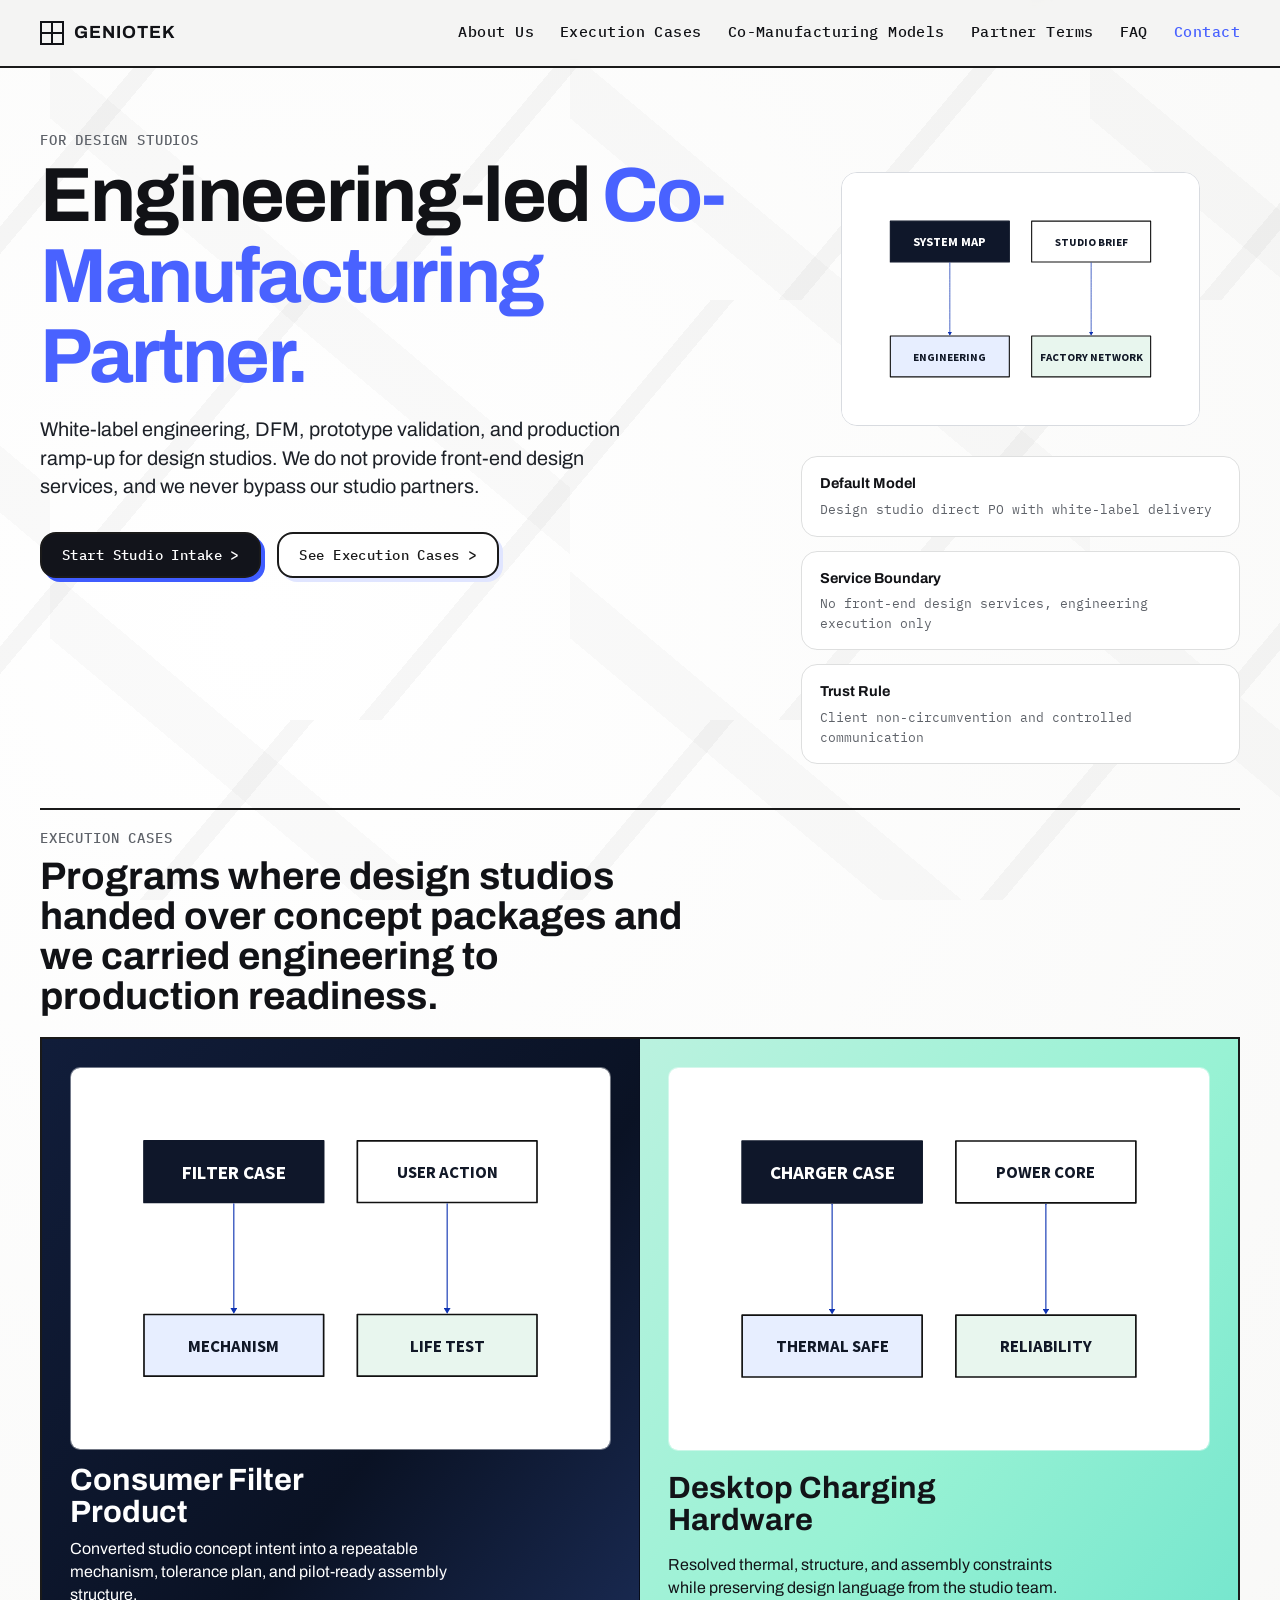
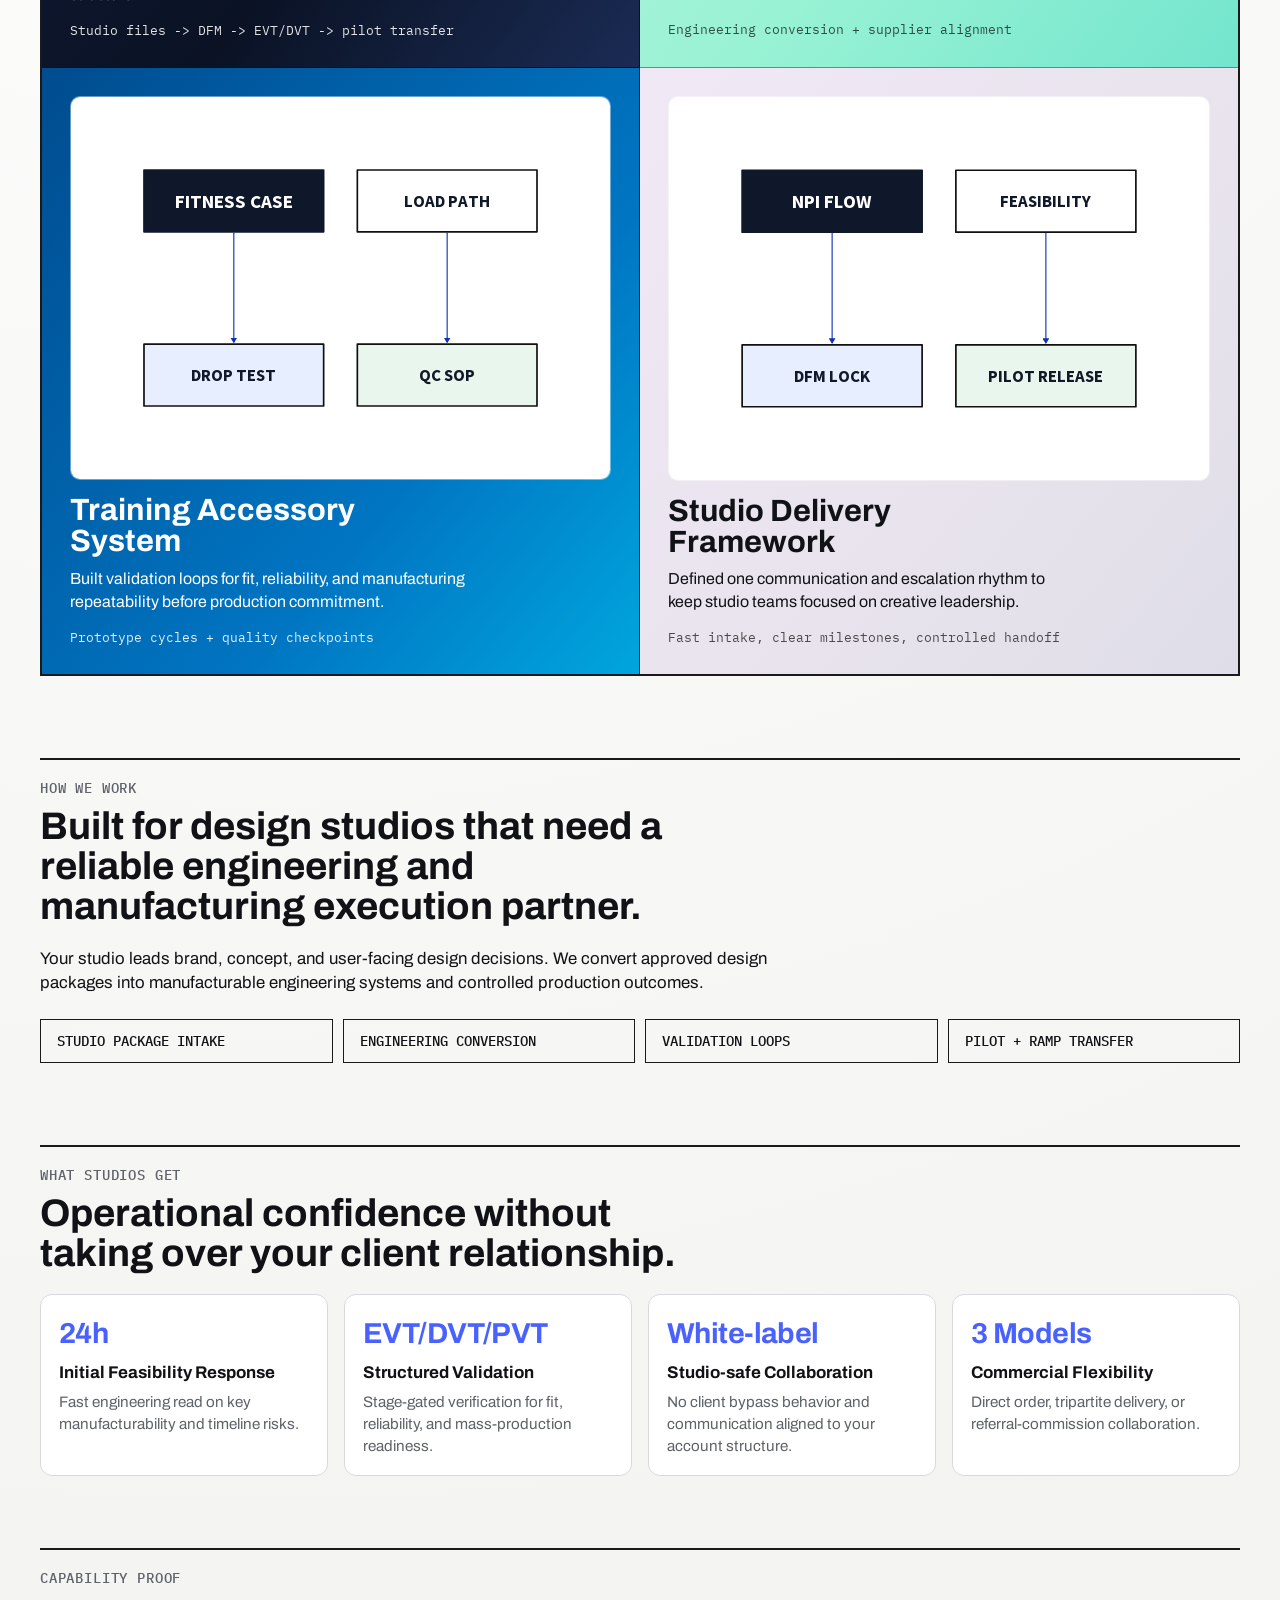
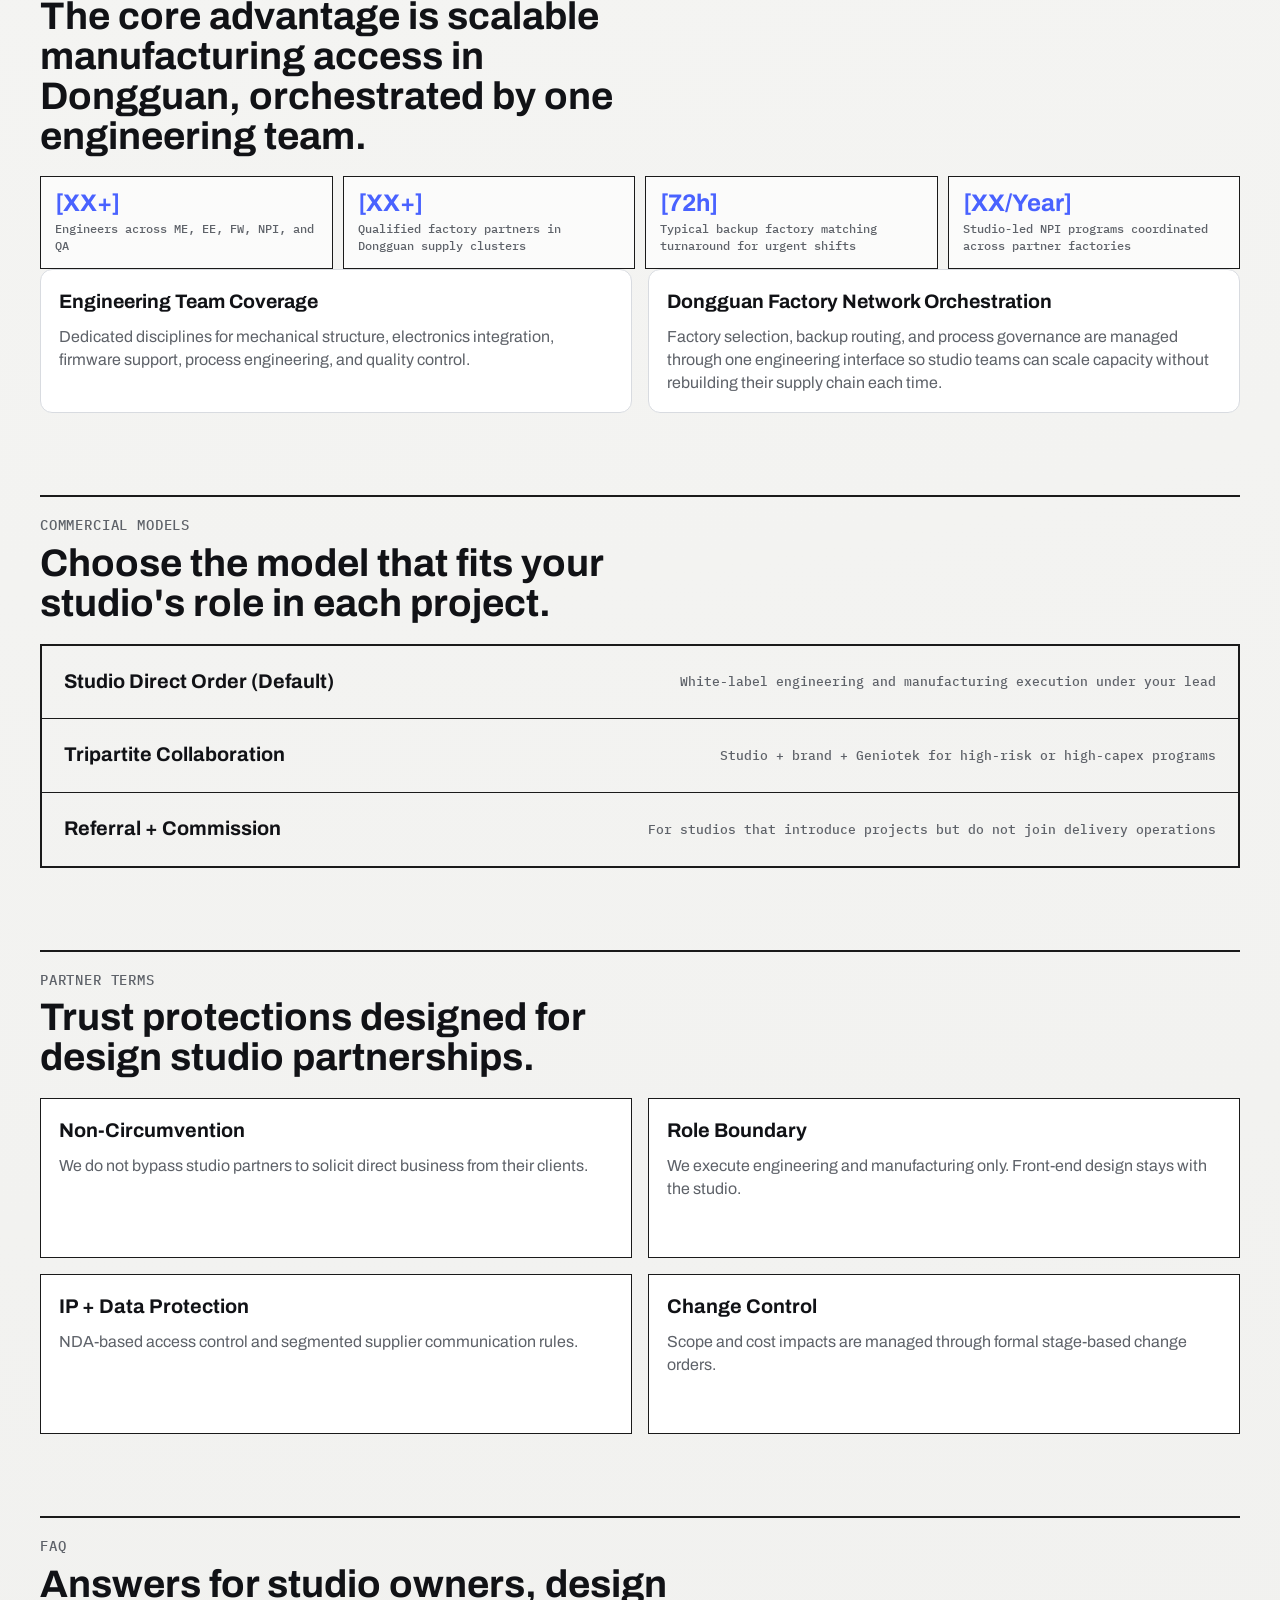
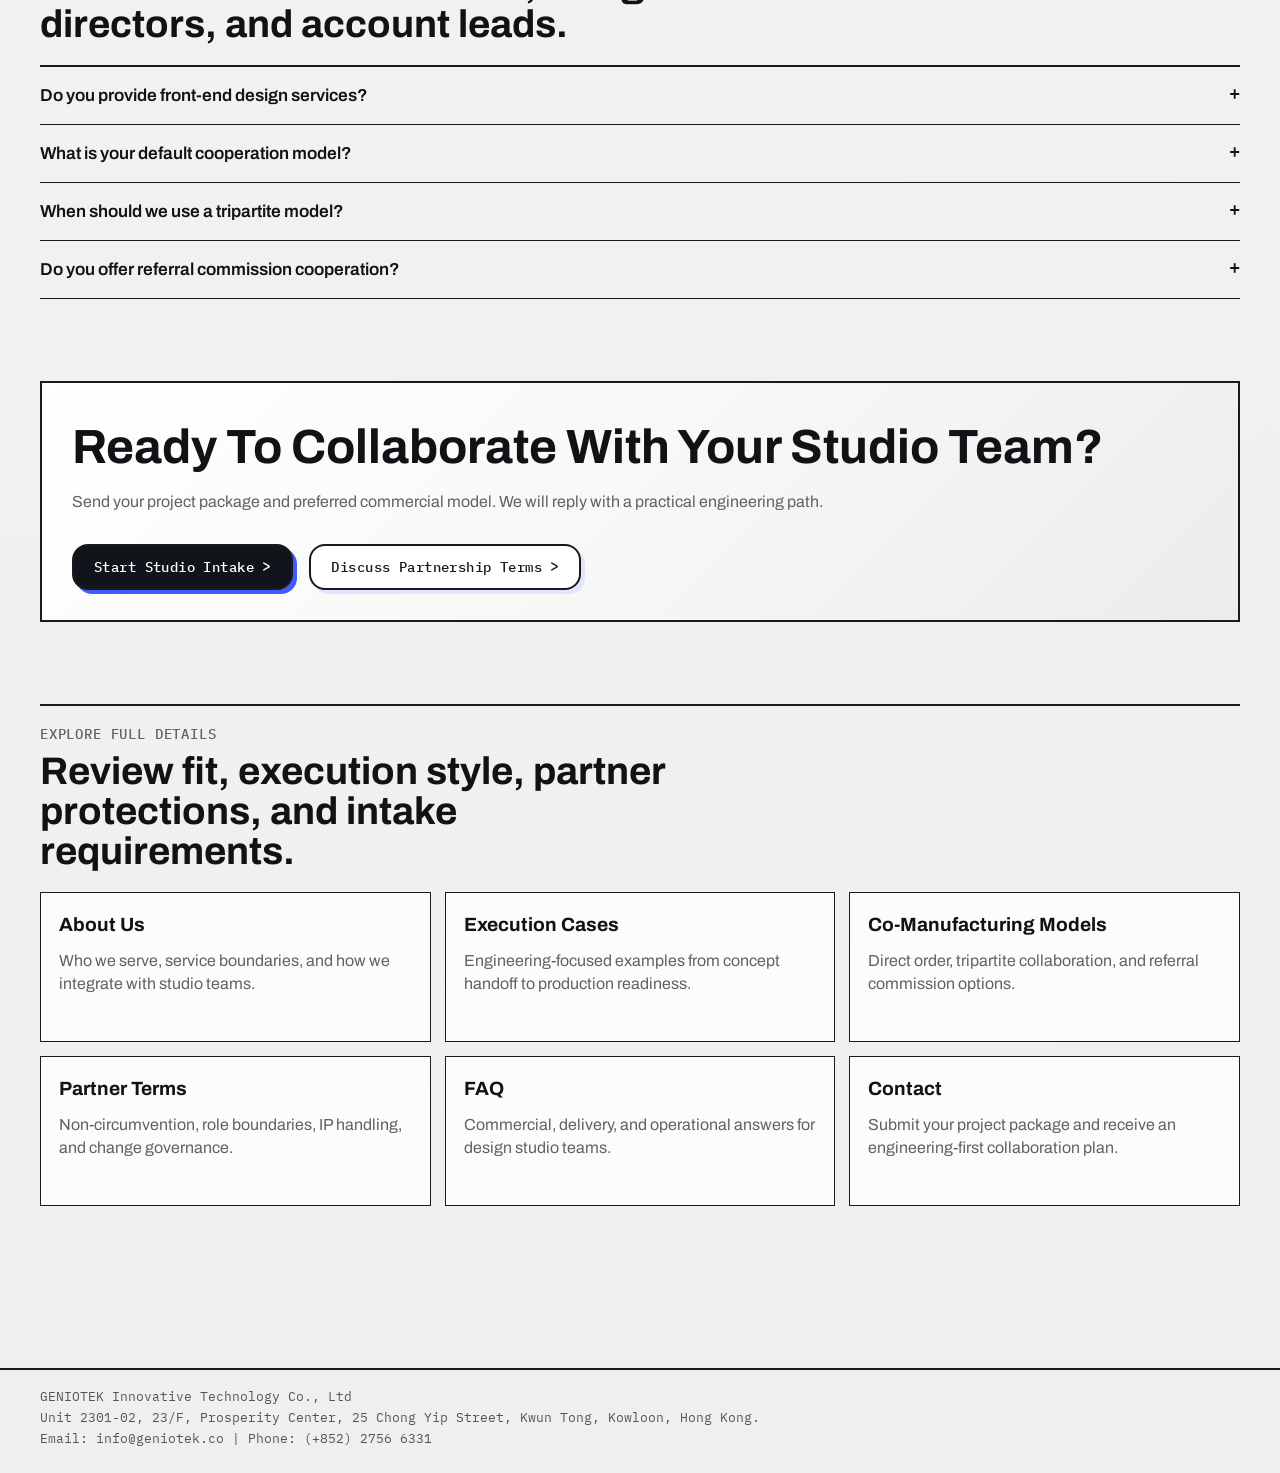
<file: index.html>
<!doctype html>
<html lang="en">

<head>
  <meta charset="utf-8">
  <meta name="viewport" content="width=device-width, initial-scale=1">
  <title>Geniotek | Engineering-led Co-Manufacturing Partner for Design Studios</title>
  <meta name="description"
    content="White-label engineering, DFM, prototyping, and production ramp-up for design studios. We do not provide front-end design services.">
  <link rel="icon"
    href="data:image/svg+xml,%3Csvg xmlns='http://www.w3.org/2000/svg' viewBox='0 0 32 32'%3E%3Crect width='32' height='32' fill='%23111216'/%3E%3Cpath d='M6 6h20v20H6z' fill='none' stroke='%23fff' stroke-width='2'/%3E%3Cpath d='M16 6v20M6 16h20' stroke='%23fff' stroke-width='2'/%3E%3C/svg%3E">
  <link rel="preconnect" href="https://fonts.googleapis.com">
  <link rel="preconnect" href="https://fonts.gstatic.com" crossorigin>
  <link
    href="https://fonts.googleapis.com/css2?family=Archivo:wght@400;500;600;700&family=IBM+Plex+Mono:wght@400;500&display=swap"
    rel="stylesheet">
  <link rel="stylesheet" href="./styles.css?v=20260301e">
</head>

<body>
  <div class="bg-ornament" aria-hidden="true"></div>

  <header class="topbar">
    <a href="./index.html" class="brand" aria-label="Geniotek Home">
      <span class="brand-mark"></span>
      <span class="brand-text">GENIOTEK</span>
    </a>
    <button class="menu-toggle" type="button" aria-expanded="false" aria-controls="site-nav">Menu</button>
    <nav id="site-nav" class="nav">
      <a href="./about.html">About Us</a>
      <a href="./case-study.html">Execution Cases</a>
      <a href="./services.html">Co-Manufacturing Models</a>
      <a href="./guarantees.html">Partner Terms</a>
      <a href="./faq.html">FAQ</a>
      <a href="./contact.html" class="nav-accent">Contact</a>
    </nav>
  </header>

  <main>
    <section class="hero reveal">
      <div class="hero-copy">
        <p class="eyebrow">For Design Studios</p>
        <h1>
          Engineering-led
          <span class="accent-blue">Co-Manufacturing Partner.</span>
        </h1>
        <p class="lede">
          White-label engineering, DFM, prototype validation, and production ramp-up for design studios. We do not
          provide front-end design services, and we never bypass our studio partners.
        </p>
        <div class="cta-row">
          <a class="btn btn-solid" href="./contact.html">Start Studio Intake</a>
          <a class="btn btn-outline" href="./case-study.html">See Execution Cases</a>
        </div>
      </div>
      <aside class="hero-side">
        <figure class="hero-visual">
          <img src="./assets/covers/cover-system.svg" alt="Engineering and manufacturing operating system visual">
        </figure>
        <div class="mini-card">
          <h2>Default Model</h2>
          <p>Design studio direct PO with white-label delivery</p>
        </div>
        <div class="mini-card">
          <h2>Service Boundary</h2>
          <p>No front-end design services, engineering execution only</p>
        </div>
        <div class="mini-card">
          <h2>Trust Rule</h2>
          <p>Client non-circumvention and controlled communication</p>
        </div>
      </aside>
    </section>

    <section id="work" class="work reveal">
      <div class="section-head">
        <p class="eyebrow">Execution Cases</p>
        <h2>Programs where design studios handed over concept packages and we carried engineering to production
          readiness.</h2>
      </div>

      <div class="case-grid">
        <article class="case case-dark">
          <figure class="case-media">
            <img src="./assets/covers/cover-filter.svg" alt="Filter mechanism engineering case visual">
          </figure>
          <h3>Consumer Filter Product</h3>
          <p>Converted studio concept intent into a repeatable mechanism, tolerance plan, and pilot-ready assembly
            structure.</p>
          <span>Studio files -> DFM -> EVT/DVT -> pilot transfer</span>
        </article>

        <article class="case case-mint">
          <figure class="case-media">
            <img src="./assets/covers/cover-charger.svg" alt="Charging hardware engineering case visual">
          </figure>
          <h3>Desktop Charging Hardware</h3>
          <p>Resolved thermal, structure, and assembly constraints while preserving design language from the studio
            team.</p>
          <span>Engineering conversion + supplier alignment</span>
        </article>

        <article class="case case-blue">
          <figure class="case-media">
            <img src="./assets/covers/cover-fitness.svg" alt="Training gear engineering validation visual">
          </figure>
          <h3>Training Accessory System</h3>
          <p>Built validation loops for fit, reliability, and manufacturing repeatability before production commitment.
          </p>
          <span>Prototype cycles + quality checkpoints</span>
        </article>

        <article class="case case-light">
          <figure class="case-media">
            <img src="./assets/covers/cover-process.svg" alt="Engineering intake and delivery process visual">
          </figure>
          <h3>Studio Delivery Framework</h3>
          <p>Defined one communication and escalation rhythm to keep studio teams focused on creative leadership.</p>
          <span>Fast intake, clear milestones, controlled handoff</span>
        </article>
      </div>
    </section>

    <section id="about" class="about reveal">
      <div class="section-head">
        <p class="eyebrow">How We Work</p>
        <h2>Built for design studios that need a reliable engineering and manufacturing execution partner.</h2>
      </div>
      <p class="about-copy">
        Your studio leads brand, concept, and user-facing design decisions. We convert approved design packages into
        manufacturable engineering systems and controlled production outcomes.
      </p>
      <ul class="pipeline" aria-label="Studio execution pipeline">
        <li>Studio Package Intake</li>
        <li>Engineering Conversion</li>
        <li>Validation Loops</li>
        <li>Pilot + Ramp Transfer</li>
      </ul>
    </section>

    <section class="metrics reveal">
      <div class="section-head">
        <p class="eyebrow">What Studios Get</p>
        <h2>Operational confidence without taking over your client relationship.</h2>
      </div>
      <div class="metric-grid">
        <article>
          <p class="metric-value">24h</p>
          <h3>Initial Feasibility Response</h3>
          <p>Fast engineering read on key manufacturability and timeline risks.</p>
        </article>
        <article>
          <p class="metric-value">EVT/DVT/PVT</p>
          <h3>Structured Validation</h3>
          <p>Stage-gated verification for fit, reliability, and mass-production readiness.</p>
        </article>
        <article>
          <p class="metric-value">White-label</p>
          <h3>Studio-safe Collaboration</h3>
          <p>No client bypass behavior and communication aligned to your account structure.</p>
        </article>
        <article>
          <p class="metric-value">3 Models</p>
          <h3>Commercial Flexibility</h3>
          <p>Direct order, tripartite delivery, or referral-commission collaboration.</p>
        </article>
      </div>
    </section>

    <section class="content-section reveal">
      <div class="section-head">
        <p class="eyebrow">Capability Proof</p>
        <h2>The core advantage is scalable manufacturing access in Dongguan, orchestrated by one engineering team.</h2>
      </div>
      <!-- Replace bracketed metrics with verified publishable numbers -->
      <div class="kpi-strip">
        <div class="kpi"><strong>[XX+]</strong><span>Engineers across ME, EE, FW, NPI, and QA</span></div>
        <div class="kpi"><strong>[XX+]</strong><span>Qualified factory partners in Dongguan supply clusters</span></div>
        <div class="kpi"><strong>[72h]</strong><span>Typical backup factory matching turnaround for urgent shifts</span>
        </div>
        <div class="kpi"><strong>[XX/Year]</strong><span>Studio-led NPI programs coordinated across partner
            factories</span></div>
      </div>
      <div class="content-grid">
        <article class="panel">
          <h3>Engineering Team Coverage</h3>
          <p>Dedicated disciplines for mechanical structure, electronics integration, firmware support, process
            engineering, and quality control.</p>
        </article>
        <article class="panel">
          <h3>Dongguan Factory Network Orchestration</h3>
          <p>Factory selection, backup routing, and process governance are managed through one engineering interface so
            studio teams can scale capacity without rebuilding their supply chain each time.</p>
        </article>
      </div>
    </section>

    <section id="services" class="services reveal">
      <div class="section-head">
        <p class="eyebrow">Commercial Models</p>
        <h2>Choose the model that fits your studio's role in each project.</h2>
      </div>
      <div class="service-list">
        <article>
          <h3>Studio Direct Order (Default)</h3>
          <p>White-label engineering and manufacturing execution under your lead</p>
        </article>
        <article>
          <h3>Tripartite Collaboration</h3>
          <p>Studio + brand + Geniotek for high-risk or high-capex programs</p>
        </article>
        <article>
          <h3>Referral + Commission</h3>
          <p>For studios that introduce projects but do not join delivery operations</p>
        </article>
      </div>
    </section>

    <section id="guarantees" class="guarantees reveal">
      <div class="section-head">
        <p class="eyebrow">Partner Terms</p>
        <h2>Trust protections designed for design studio partnerships.</h2>
      </div>
      <div class="guarantee-grid">
        <article>
          <h3>Non-Circumvention</h3>
          <p>We do not bypass studio partners to solicit direct business from their clients.</p>
        </article>
        <article>
          <h3>Role Boundary</h3>
          <p>We execute engineering and manufacturing only. Front-end design stays with the studio.</p>
        </article>
        <article>
          <h3>IP + Data Protection</h3>
          <p>NDA-based access control and segmented supplier communication rules.</p>
        </article>
        <article>
          <h3>Change Control</h3>
          <p>Scope and cost impacts are managed through formal stage-based change orders.</p>
        </article>
      </div>
    </section>

    <section id="faq" class="faq reveal">
      <div class="section-head">
        <p class="eyebrow">FAQ</p>
        <h2>Answers for studio owners, design directors, and account leads.</h2>
      </div>
      <div class="faq-list">
        <details>
          <summary>Do you provide front-end design services?</summary>
          <p>No. We focus on engineering execution, DFM, validation, and production transfer.</p>
        </details>
        <details>
          <summary>What is your default cooperation model?</summary>
          <p>Design studio direct order with white-label execution and non-circumvention terms.</p>
        </details>
        <details>
          <summary>When should we use a tripartite model?</summary>
          <p>For larger programs with tooling, certification, or higher commercial risk that need shared governance.</p>
        </details>
        <details>
          <summary>Do you offer referral commission cooperation?</summary>
          <p>Yes. Referral mode is available for partners who introduce opportunities without joining delivery.</p>
        </details>
      </div>
    </section>

    <section id="contact" class="contact reveal">
      <h2>Ready To Collaborate With Your Studio Team?</h2>
      <p>Send your project package and preferred commercial model. We will reply with a practical engineering path.</p>
      <div class="cta-row">
        <a class="btn btn-solid" href="mailto:info@geniotek.co?subject=Studio%20Engineering%20Intake">Start Studio
          Intake</a>
        <a class="btn btn-outline" href="mailto:info@geniotek.co?subject=Partnership%20Inquiry">Discuss Partnership
          Terms</a>
      </div>
    </section>

    <section class="page-hub reveal">
      <div class="section-head">
        <p class="eyebrow">Explore Full Details</p>
        <h2>Review fit, execution style, partner protections, and intake requirements.</h2>
      </div>
      <div class="hub-grid">
        <a class="hub-card" href="./about.html">
          <h3>About Us</h3>
          <p>Who we serve, service boundaries, and how we integrate with studio teams.</p>
        </a>
        <a class="hub-card" href="./case-study.html">
          <h3>Execution Cases</h3>
          <p>Engineering-focused examples from concept handoff to production readiness.</p>
        </a>
        <a class="hub-card" href="./services.html">
          <h3>Co-Manufacturing Models</h3>
          <p>Direct order, tripartite collaboration, and referral commission options.</p>
        </a>
        <a class="hub-card" href="./guarantees.html">
          <h3>Partner Terms</h3>
          <p>Non-circumvention, role boundaries, IP handling, and change governance.</p>
        </a>
        <a class="hub-card" href="./faq.html">
          <h3>FAQ</h3>
          <p>Commercial, delivery, and operational answers for design studio teams.</p>
        </a>
        <a class="hub-card" href="./contact.html">
          <h3>Contact</h3>
          <p>Submit your project package and receive an engineering-first collaboration plan.</p>
        </a>
      </div>
    </section>
  </main>

  <footer class="footer">
    <p>GENIOTEK Innovative Technology Co., Ltd</p>
    <p>Unit 2301-02, 23/F, Prosperity Center, 25 Chong Yip Street, Kwun Tong, Kowloon, Hong Kong.</p>
    <p>Email: info@geniotek.co | Phone: (+852) 2756 6331</p>
  </footer>

  <script src="./script.js?v=20260301d"></script>
</body>

</html>
</file>
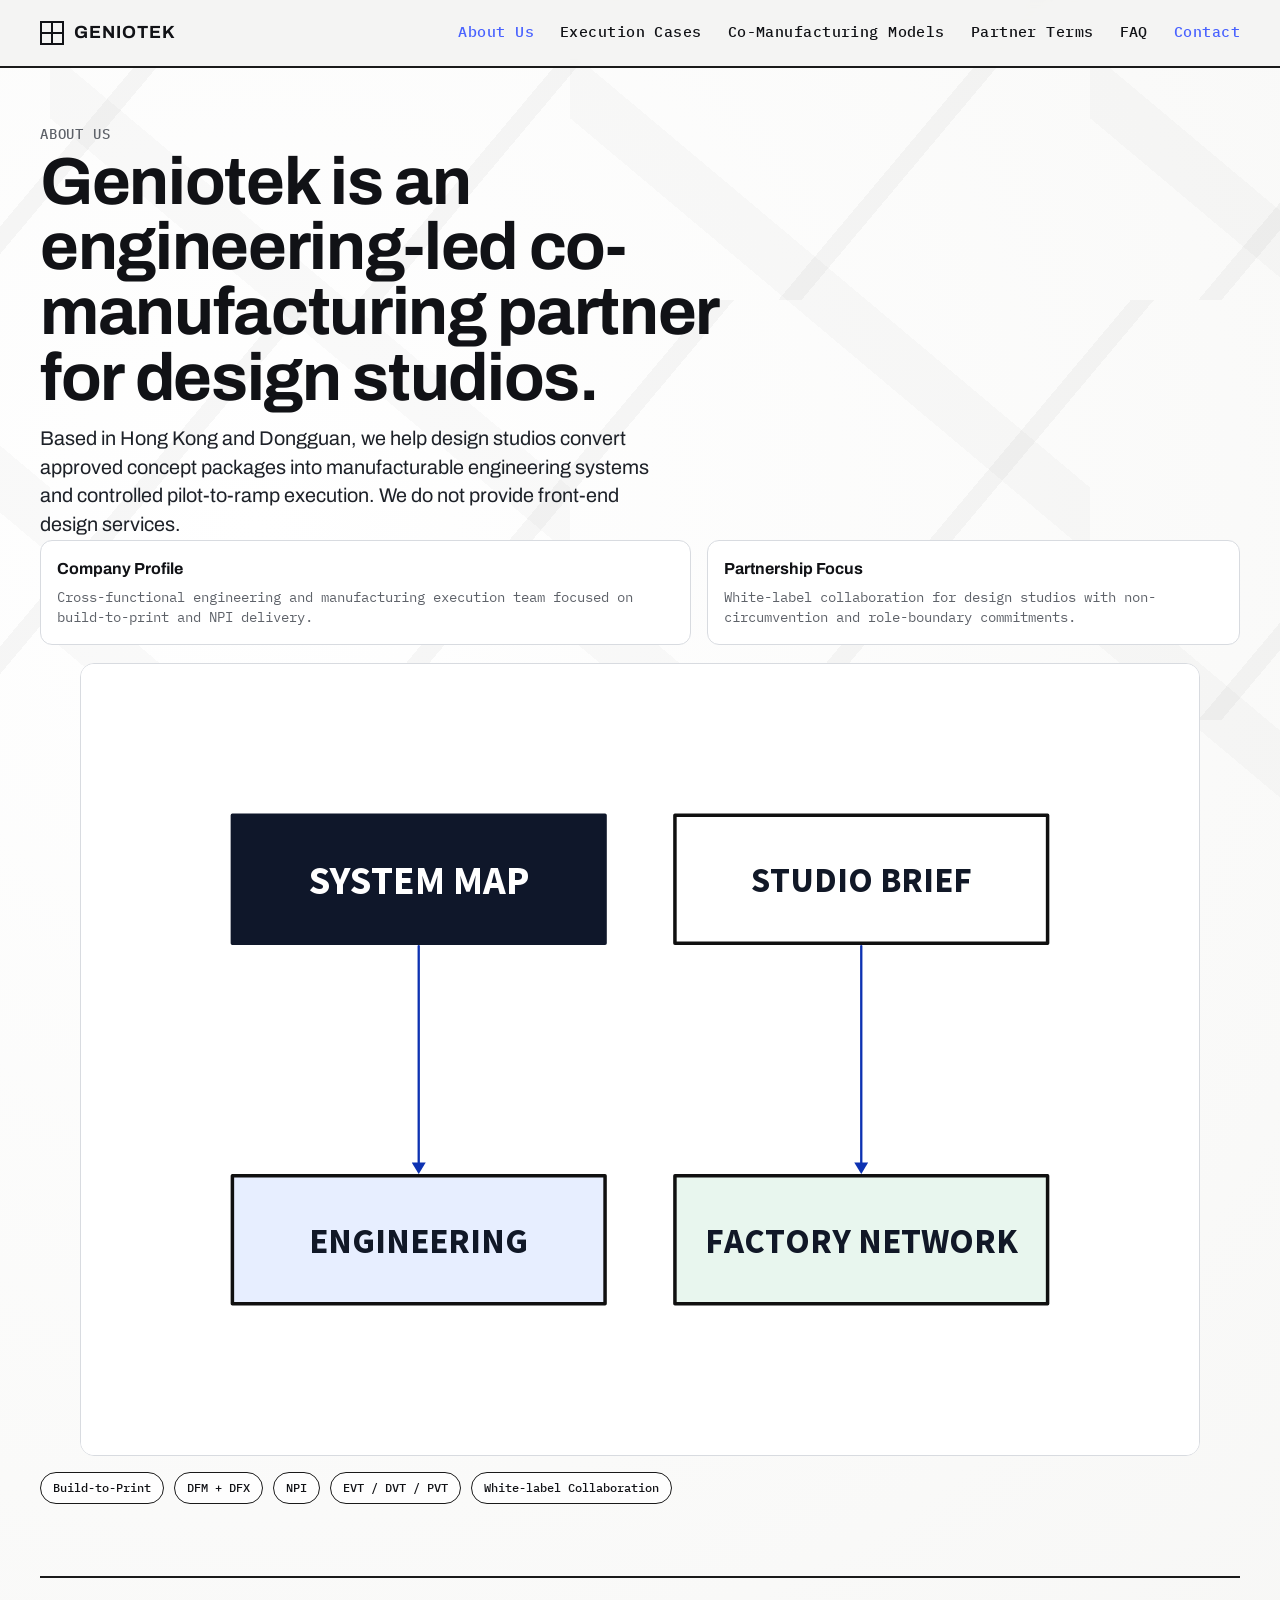
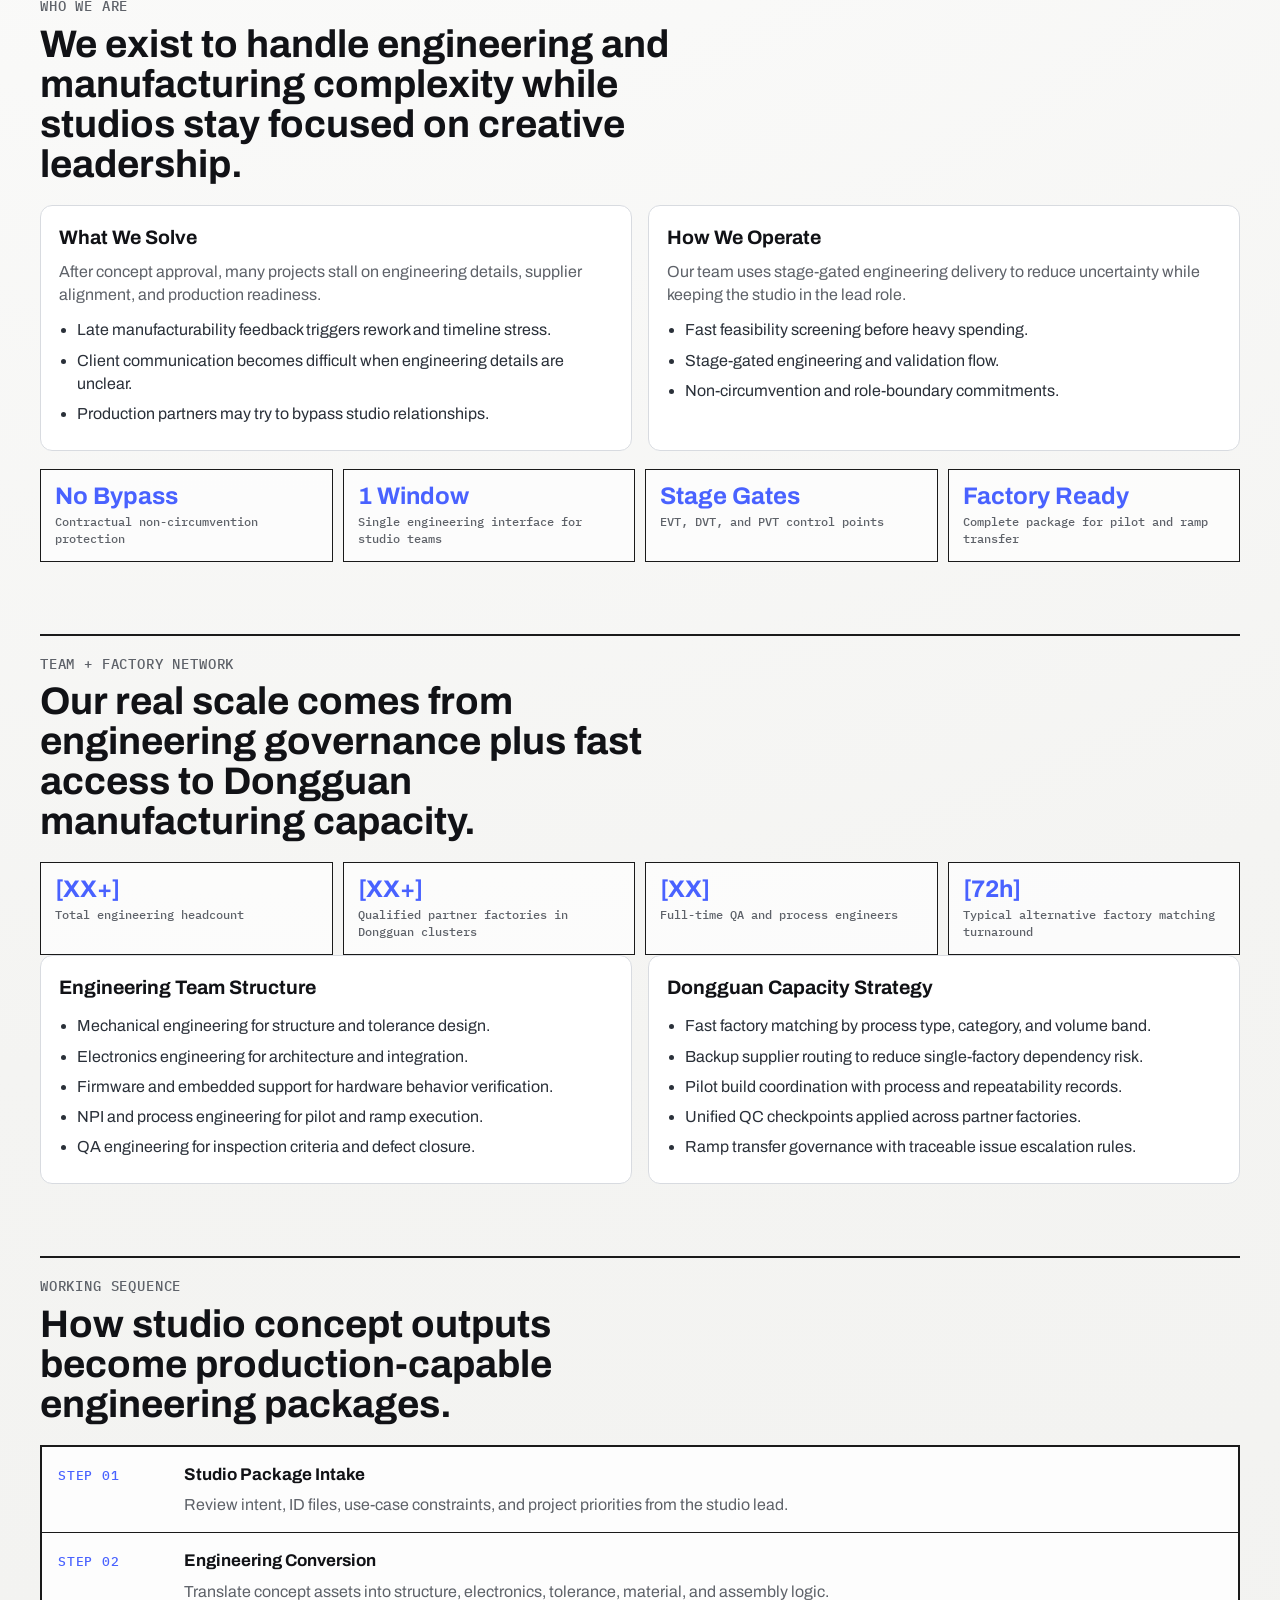
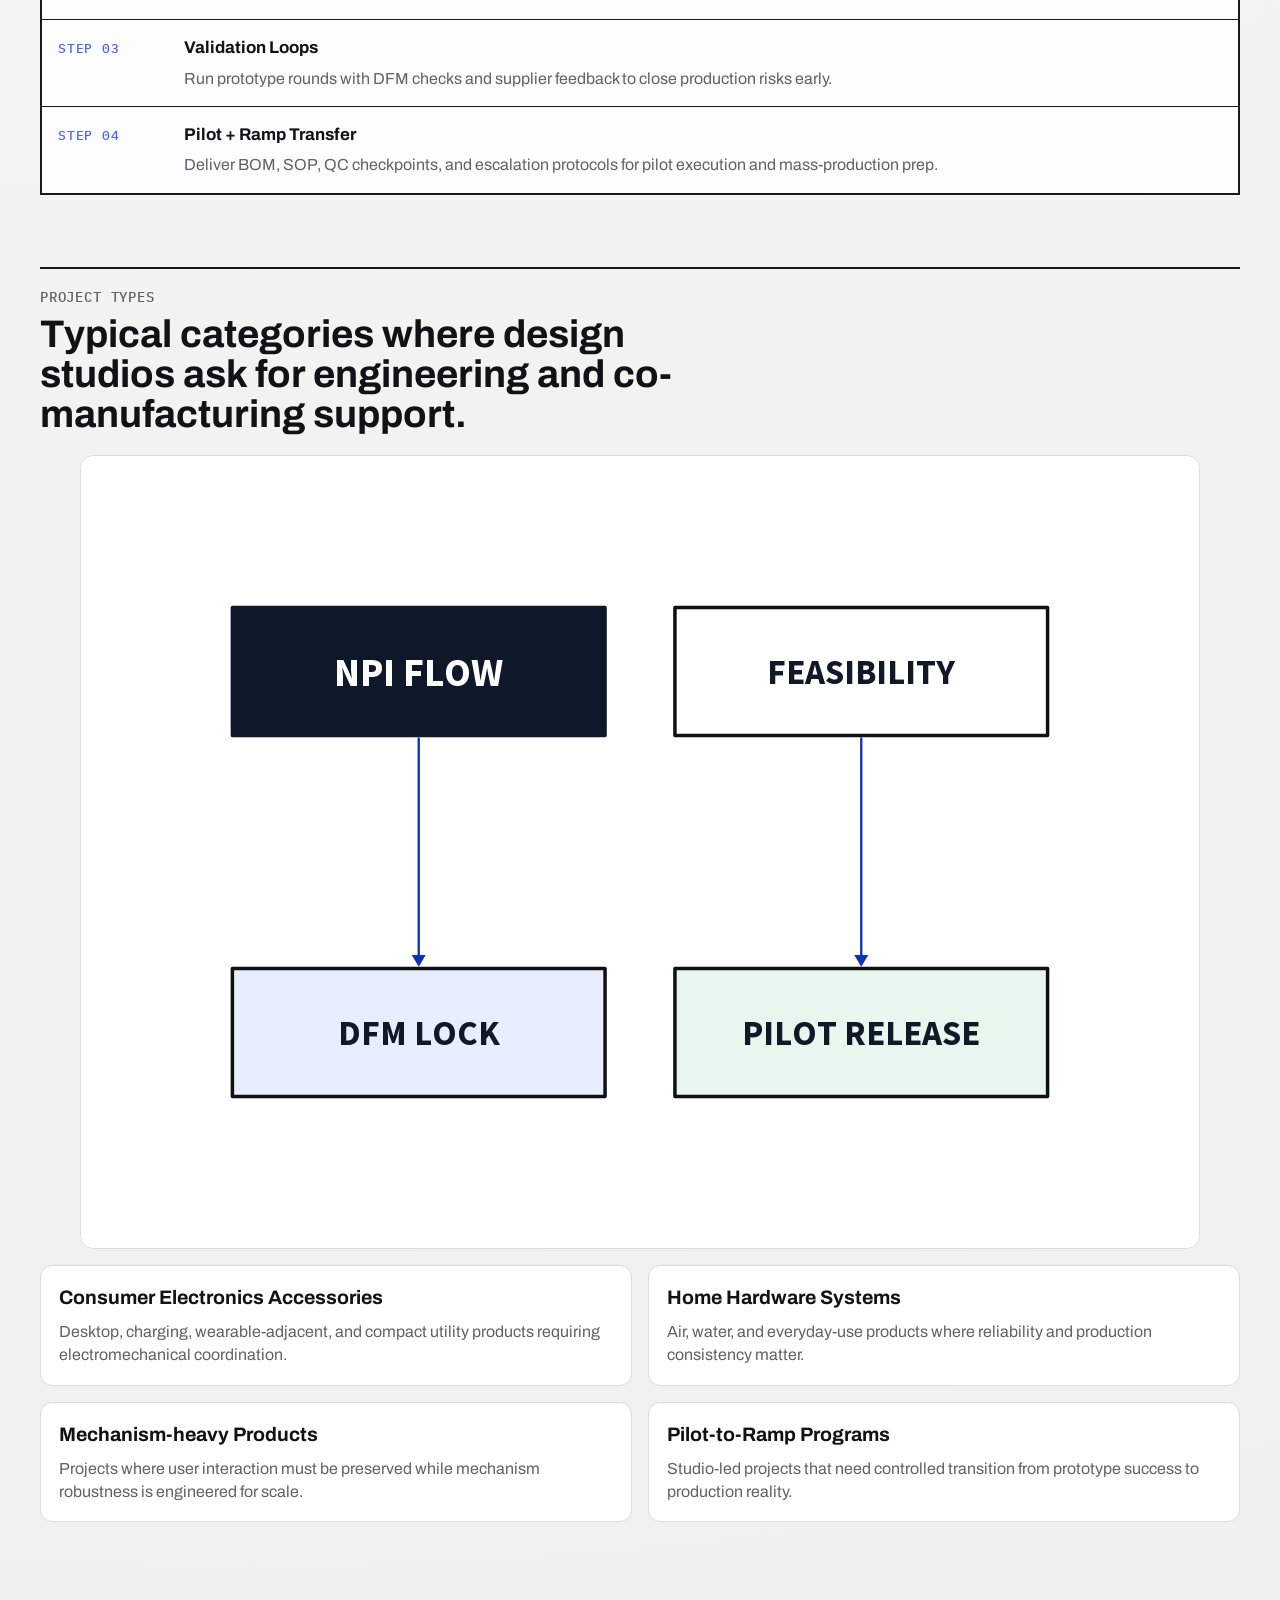
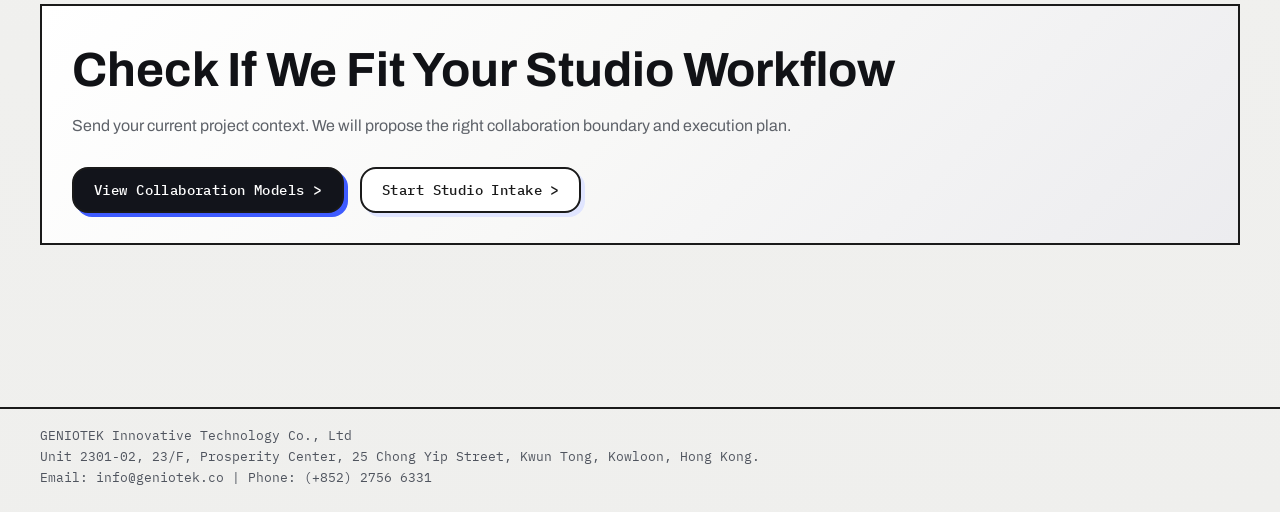
<file: about.html>
<!doctype html>
<html lang="en">
<head>
  <meta charset="utf-8">
  <meta name="viewport" content="width=device-width, initial-scale=1">
  <title>About Us | Geniotek</title>
  <meta name="description" content="About Geniotek: an engineering-led co-manufacturing partner built for design studios.">
  <link rel="icon" href="data:image/svg+xml,%3Csvg xmlns='http://www.w3.org/2000/svg' viewBox='0 0 32 32'%3E%3Crect width='32' height='32' fill='%23111216'/%3E%3Cpath d='M6 6h20v20H6z' fill='none' stroke='%23fff' stroke-width='2'/%3E%3Cpath d='M16 6v20M6 16h20' stroke='%23fff' stroke-width='2'/%3E%3C/svg%3E">
  <link rel="preconnect" href="https://fonts.googleapis.com">
  <link rel="preconnect" href="https://fonts.gstatic.com" crossorigin>
  <link href="https://fonts.googleapis.com/css2?family=Archivo:wght@400;500;600;700&family=IBM+Plex+Mono:wght@400;500&display=swap" rel="stylesheet">
  <link rel="stylesheet" href="./styles.css?v=20260301d">
</head>
<body>
  <div class="bg-ornament" aria-hidden="true"></div>

  <header class="topbar">
    <a href="./index.html" class="brand" aria-label="Geniotek Home">
      <span class="brand-mark"></span>
      <span class="brand-text">GENIOTEK</span>
    </a>
    <button class="menu-toggle" type="button" aria-expanded="false" aria-controls="site-nav">Menu</button>
    <nav id="site-nav" class="nav">
      <a href="./about.html">About Us</a>
      <a href="./case-study.html">Execution Cases</a>
      <a href="./services.html">Co-Manufacturing Models</a>
      <a href="./guarantees.html">Partner Terms</a>
      <a href="./faq.html">FAQ</a>
      <a href="./contact.html" class="nav-accent">Contact</a>
    </nav>
  </header>

  <main class="page-main">
    <section class="page-hero reveal">
      <p class="eyebrow">About Us</p>
      <h1>Geniotek is an engineering-led co-manufacturing partner for design studios.</h1>
      <p class="lede">Based in Hong Kong and Dongguan, we help design studios convert approved concept packages into manufacturable engineering systems and controlled pilot-to-ramp execution. We do not provide front-end design services.</p>
      <div class="page-hero-grid">
        <article class="hero-stat">
          <h2>Company Profile</h2>
          <p>Cross-functional engineering and manufacturing execution team focused on build-to-print and NPI delivery.</p>
        </article>
        <article class="hero-stat">
          <h2>Partnership Focus</h2>
          <p>White-label collaboration for design studios with non-circumvention and role-boundary commitments.</p>
        </article>
      </div>
      <figure class="page-hero-media">
        <img src="./assets/covers/cover-system.svg" alt="Studio to manufacturing execution system diagram">
      </figure>
      <div class="tag-row">
        <span class="tag">Build-to-Print</span>
        <span class="tag">DFM + DFX</span>
        <span class="tag">NPI</span>
        <span class="tag">EVT / DVT / PVT</span>
        <span class="tag">White-label Collaboration</span>
      </div>
    </section>

    <section class="content-section reveal">
      <div class="section-head">
        <p class="eyebrow">Who We Are</p>
        <h2>We exist to handle engineering and manufacturing complexity while studios stay focused on creative leadership.</h2>
      </div>
      <div class="content-grid">
        <article class="panel">
          <h3>What We Solve</h3>
          <p>After concept approval, many projects stall on engineering details, supplier alignment, and production readiness.</p>
          <ul>
            <li>Late manufacturability feedback triggers rework and timeline stress.</li>
            <li>Client communication becomes difficult when engineering details are unclear.</li>
            <li>Production partners may try to bypass studio relationships.</li>
          </ul>
        </article>
        <article class="panel">
          <h3>How We Operate</h3>
          <p>Our team uses stage-gated engineering delivery to reduce uncertainty while keeping the studio in the lead role.</p>
          <ul>
            <li>Fast feasibility screening before heavy spending.</li>
            <li>Stage-gated engineering and validation flow.</li>
            <li>Non-circumvention and role-boundary commitments.</li>
          </ul>
        </article>
      </div>
      <div class="kpi-strip">
        <div class="kpi"><strong>No Bypass</strong><span>Contractual non-circumvention protection</span></div>
        <div class="kpi"><strong>1 Window</strong><span>Single engineering interface for studio teams</span></div>
        <div class="kpi"><strong>Stage Gates</strong><span>EVT, DVT, and PVT control points</span></div>
        <div class="kpi"><strong>Factory Ready</strong><span>Complete package for pilot and ramp transfer</span></div>
      </div>
    </section>

    <section class="content-section reveal">
      <div class="section-head">
        <p class="eyebrow">Team + Factory Network</p>
        <h2>Our real scale comes from engineering governance plus fast access to Dongguan manufacturing capacity.</h2>
      </div>
      <!-- Replace bracketed metrics with verified publishable numbers -->
      <div class="kpi-strip">
        <div class="kpi"><strong>[XX+]</strong><span>Total engineering headcount</span></div>
        <div class="kpi"><strong>[XX+]</strong><span>Qualified partner factories in Dongguan clusters</span></div>
        <div class="kpi"><strong>[XX]</strong><span>Full-time QA and process engineers</span></div>
        <div class="kpi"><strong>[72h]</strong><span>Typical alternative factory matching turnaround</span></div>
      </div>
      <div class="content-grid">
        <article class="panel">
          <h3>Engineering Team Structure</h3>
          <ul>
            <li>Mechanical engineering for structure and tolerance design.</li>
            <li>Electronics engineering for architecture and integration.</li>
            <li>Firmware and embedded support for hardware behavior verification.</li>
            <li>NPI and process engineering for pilot and ramp execution.</li>
            <li>QA engineering for inspection criteria and defect closure.</li>
          </ul>
        </article>
        <article class="panel">
          <h3>Dongguan Capacity Strategy</h3>
          <ul>
            <li>Fast factory matching by process type, category, and volume band.</li>
            <li>Backup supplier routing to reduce single-factory dependency risk.</li>
            <li>Pilot build coordination with process and repeatability records.</li>
            <li>Unified QC checkpoints applied across partner factories.</li>
            <li>Ramp transfer governance with traceable issue escalation rules.</li>
          </ul>
        </article>
      </div>
    </section>

    <section class="content-section reveal">
      <div class="section-head">
        <p class="eyebrow">Working Sequence</p>
        <h2>How studio concept outputs become production-capable engineering packages.</h2>
      </div>
      <div class="timeline">
        <article class="timeline-item">
          <p class="step">Step 01</p>
          <div>
            <h3>Studio Package Intake</h3>
            <p>Review intent, ID files, use-case constraints, and project priorities from the studio lead.</p>
          </div>
        </article>
        <article class="timeline-item">
          <p class="step">Step 02</p>
          <div>
            <h3>Engineering Conversion</h3>
            <p>Translate concept assets into structure, electronics, tolerance, material, and assembly logic.</p>
          </div>
        </article>
        <article class="timeline-item">
          <p class="step">Step 03</p>
          <div>
            <h3>Validation Loops</h3>
            <p>Run prototype rounds with DFM checks and supplier feedback to close production risks early.</p>
          </div>
        </article>
        <article class="timeline-item">
          <p class="step">Step 04</p>
          <div>
            <h3>Pilot + Ramp Transfer</h3>
            <p>Deliver BOM, SOP, QC checkpoints, and escalation protocols for pilot execution and mass-production prep.</p>
          </div>
        </article>
      </div>
    </section>

    <section class="content-section reveal">
      <div class="section-head">
        <p class="eyebrow">Project Types</p>
        <h2>Typical categories where design studios ask for engineering and co-manufacturing support.</h2>
      </div>
      <figure class="page-hero-media">
        <img src="./assets/covers/cover-process.svg" alt="Engineering stage and category visual for design studio collaboration">
      </figure>
      <div class="content-grid">
        <article class="panel">
          <h3>Consumer Electronics Accessories</h3>
          <p>Desktop, charging, wearable-adjacent, and compact utility products requiring electromechanical coordination.</p>
        </article>
        <article class="panel">
          <h3>Home Hardware Systems</h3>
          <p>Air, water, and everyday-use products where reliability and production consistency matter.</p>
        </article>
        <article class="panel">
          <h3>Mechanism-heavy Products</h3>
          <p>Projects where user interaction must be preserved while mechanism robustness is engineered for scale.</p>
        </article>
        <article class="panel">
          <h3>Pilot-to-Ramp Programs</h3>
          <p>Studio-led projects that need controlled transition from prototype success to production reality.</p>
        </article>
      </div>
    </section>

    <section class="contact reveal">
      <h2>Check If We Fit Your Studio Workflow</h2>
      <p>Send your current project context. We will propose the right collaboration boundary and execution plan.</p>
      <div class="cta-row">
        <a class="btn btn-solid" href="./services.html">View Collaboration Models</a>
        <a class="btn btn-outline" href="./contact.html">Start Studio Intake</a>
      </div>
    </section>
  </main>

  <footer class="footer">
    <p>GENIOTEK Innovative Technology Co., Ltd</p>
    <p>Unit 2301-02, 23/F, Prosperity Center, 25 Chong Yip Street, Kwun Tong, Kowloon, Hong Kong.</p>
    <p>Email: info@geniotek.co | Phone: (+852) 2756 6331</p>
  </footer>

  <script src="./script.js?v=20260301d"></script>
</body>
</html>
</file>
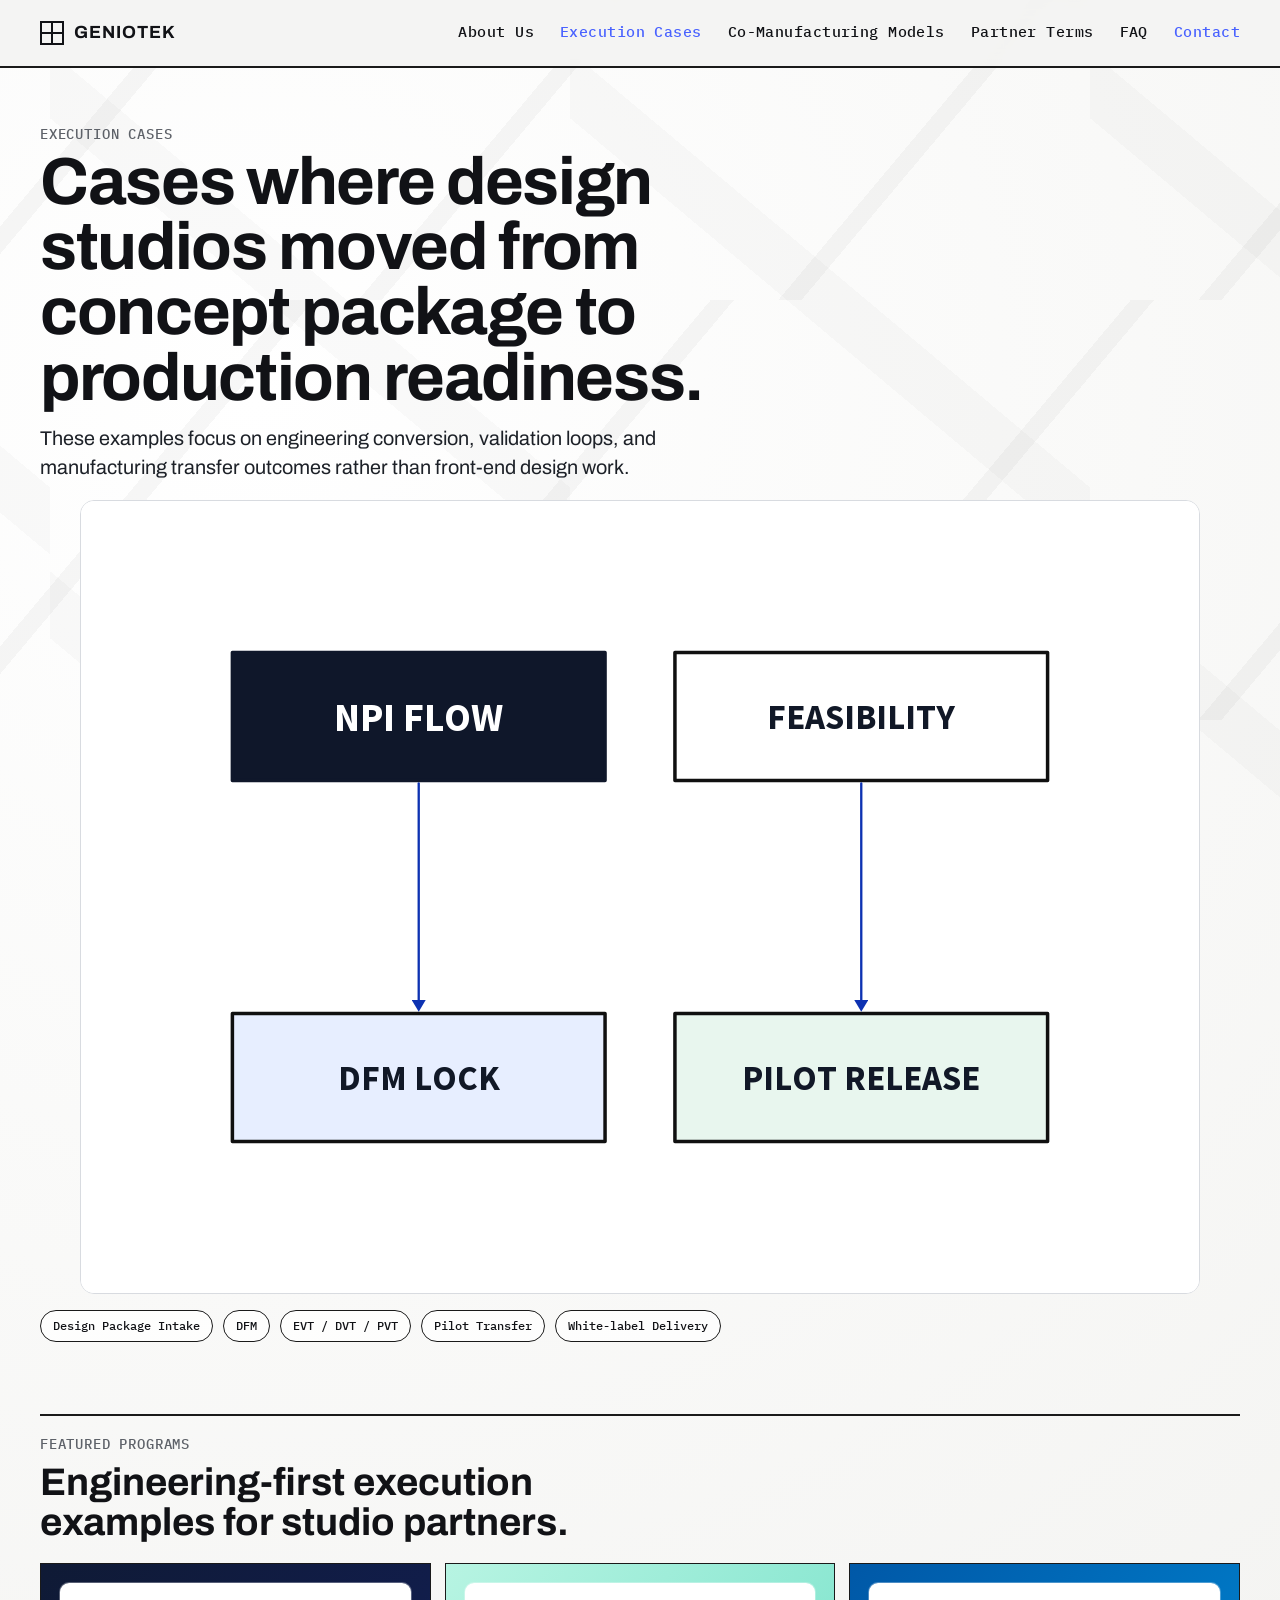
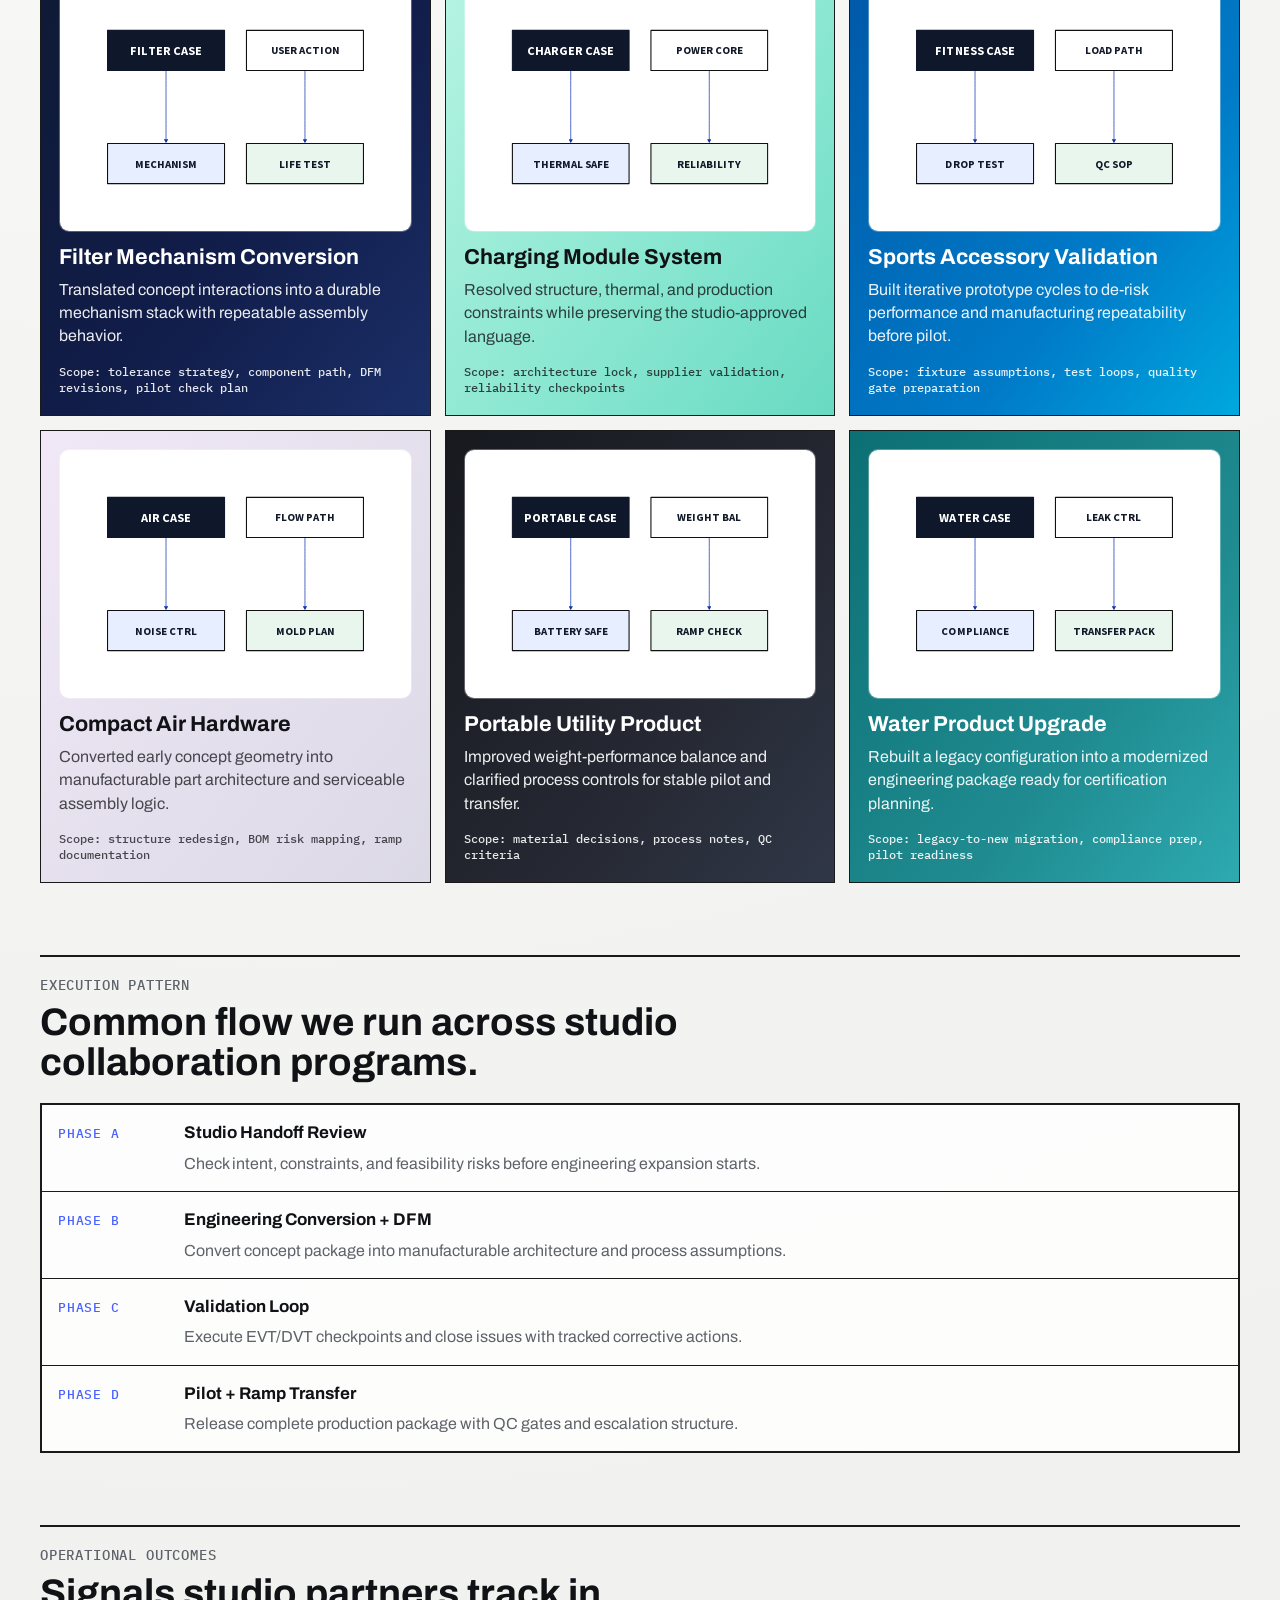
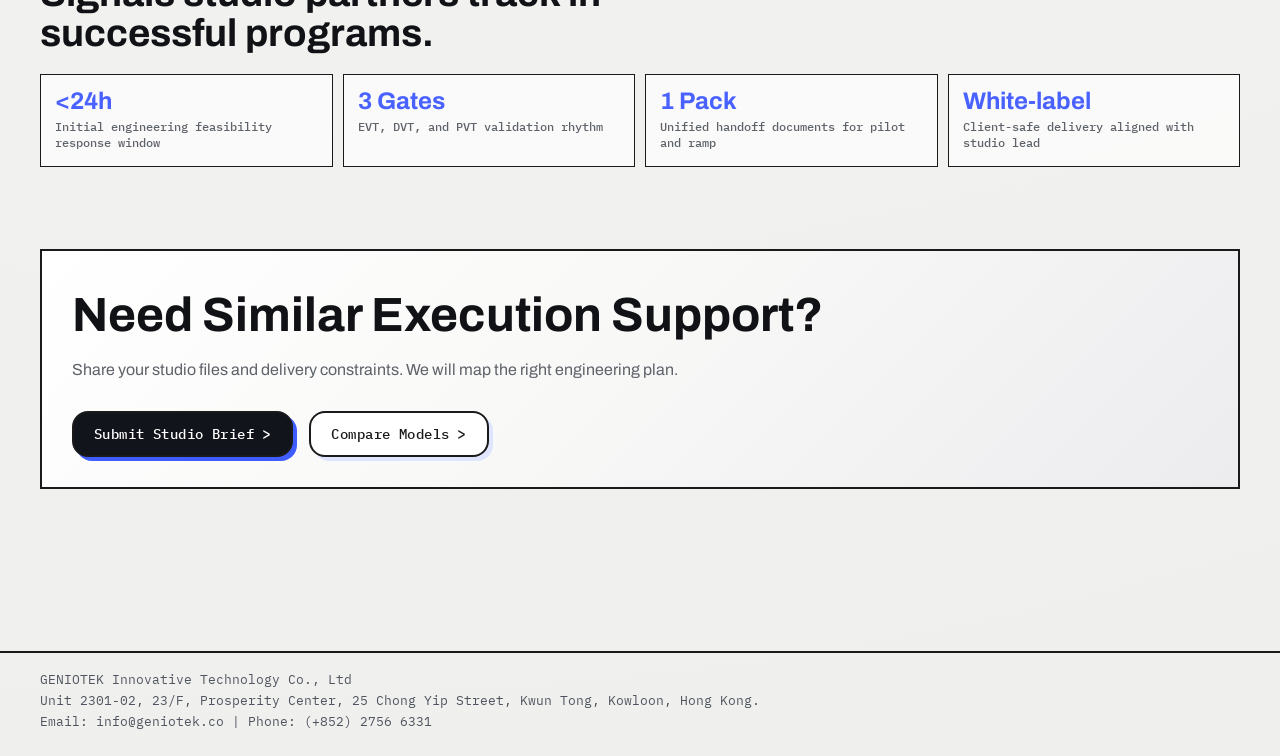
<file: case-study.html>
<!doctype html>
<html lang="en">
<head>
  <meta charset="utf-8">
  <meta name="viewport" content="width=device-width, initial-scale=1">
  <title>Execution Cases | Geniotek</title>
  <meta name="description" content="Engineering and co-manufacturing execution cases delivered for design studio partners.">
  <link rel="icon" href="data:image/svg+xml,%3Csvg xmlns='http://www.w3.org/2000/svg' viewBox='0 0 32 32'%3E%3Crect width='32' height='32' fill='%23111216'/%3E%3Cpath d='M6 6h20v20H6z' fill='none' stroke='%23fff' stroke-width='2'/%3E%3Cpath d='M16 6v20M6 16h20' stroke='%23fff' stroke-width='2'/%3E%3C/svg%3E">
  <link rel="preconnect" href="https://fonts.googleapis.com">
  <link rel="preconnect" href="https://fonts.gstatic.com" crossorigin>
  <link href="https://fonts.googleapis.com/css2?family=Archivo:wght@400;500;600;700&family=IBM+Plex+Mono:wght@400;500&display=swap" rel="stylesheet">
  <link rel="stylesheet" href="./styles.css?v=20260301d">
</head>
<body>
  <div class="bg-ornament" aria-hidden="true"></div>

  <header class="topbar">
    <a href="./index.html" class="brand" aria-label="Geniotek Home">
      <span class="brand-mark"></span>
      <span class="brand-text">GENIOTEK</span>
    </a>
    <button class="menu-toggle" type="button" aria-expanded="false" aria-controls="site-nav">Menu</button>
    <nav id="site-nav" class="nav">
      <a href="./about.html">About Us</a>
      <a href="./case-study.html">Execution Cases</a>
      <a href="./services.html">Co-Manufacturing Models</a>
      <a href="./guarantees.html">Partner Terms</a>
      <a href="./faq.html">FAQ</a>
      <a href="./contact.html" class="nav-accent">Contact</a>
    </nav>
  </header>

  <main class="page-main">
    <section class="page-hero reveal">
      <p class="eyebrow">Execution Cases</p>
      <h1>Cases where design studios moved from concept package to production readiness.</h1>
      <p class="lede">These examples focus on engineering conversion, validation loops, and manufacturing transfer outcomes rather than front-end design work.</p>
      <figure class="page-hero-media">
        <img src="./assets/covers/cover-process.svg" alt="Engineering execution case process visual">
      </figure>
      <div class="tag-row">
        <span class="tag">Design Package Intake</span>
        <span class="tag">DFM</span>
        <span class="tag">EVT / DVT / PVT</span>
        <span class="tag">Pilot Transfer</span>
        <span class="tag">White-label Delivery</span>
      </div>
    </section>

    <section class="content-section reveal">
      <div class="section-head">
        <p class="eyebrow">Featured Programs</p>
        <h2>Engineering-first execution examples for studio partners.</h2>
      </div>
      <div class="case-library">
        <article class="case-item dark">
          <figure class="case-media">
            <img src="./assets/covers/cover-filter.svg" alt="Filter product engineering case cover">
          </figure>
          <h3>Filter Mechanism Conversion</h3>
          <p>Translated concept interactions into a durable mechanism stack with repeatable assembly behavior.</p>
          <p class="case-meta">Scope: tolerance strategy, component path, DFM revisions, pilot check plan</p>
        </article>
        <article class="case-item mint">
          <figure class="case-media">
            <img src="./assets/covers/cover-charger.svg" alt="Charging module engineering case cover">
          </figure>
          <h3>Charging Module System</h3>
          <p>Resolved structure, thermal, and production constraints while preserving the studio-approved language.</p>
          <p class="case-meta">Scope: architecture lock, supplier validation, reliability checkpoints</p>
        </article>
        <article class="case-item blue">
          <figure class="case-media">
            <img src="./assets/covers/cover-fitness.svg" alt="Training gear validation case cover">
          </figure>
          <h3>Sports Accessory Validation</h3>
          <p>Built iterative prototype cycles to de-risk performance and manufacturing repeatability before pilot.</p>
          <p class="case-meta">Scope: fixture assumptions, test loops, quality gate preparation</p>
        </article>
        <article class="case-item violet">
          <figure class="case-media">
            <img src="./assets/covers/cover-air.svg" alt="Air-care hardware engineering case cover">
          </figure>
          <h3>Compact Air Hardware</h3>
          <p>Converted early concept geometry into manufacturable part architecture and serviceable assembly logic.</p>
          <p class="case-meta">Scope: structure redesign, BOM risk mapping, ramp documentation</p>
        </article>
        <article class="case-item graphite">
          <figure class="case-media">
            <img src="./assets/covers/cover-portable.svg" alt="Portable hardware engineering case cover">
          </figure>
          <h3>Portable Utility Product</h3>
          <p>Improved weight-performance balance and clarified process controls for stable pilot and transfer.</p>
          <p class="case-meta">Scope: material decisions, process notes, QC criteria</p>
        </article>
        <article class="case-item teal">
          <figure class="case-media">
            <img src="./assets/covers/cover-water.svg" alt="Water system engineering upgrade case cover">
          </figure>
          <h3>Water Product Upgrade</h3>
          <p>Rebuilt a legacy configuration into a modernized engineering package ready for certification planning.</p>
          <p class="case-meta">Scope: legacy-to-new migration, compliance prep, pilot readiness</p>
        </article>
      </div>
    </section>

    <section class="content-section reveal">
      <div class="section-head">
        <p class="eyebrow">Execution Pattern</p>
        <h2>Common flow we run across studio collaboration programs.</h2>
      </div>
      <div class="timeline">
        <article class="timeline-item">
          <p class="step">Phase A</p>
          <div>
            <h3>Studio Handoff Review</h3>
            <p>Check intent, constraints, and feasibility risks before engineering expansion starts.</p>
          </div>
        </article>
        <article class="timeline-item">
          <p class="step">Phase B</p>
          <div>
            <h3>Engineering Conversion + DFM</h3>
            <p>Convert concept package into manufacturable architecture and process assumptions.</p>
          </div>
        </article>
        <article class="timeline-item">
          <p class="step">Phase C</p>
          <div>
            <h3>Validation Loop</h3>
            <p>Execute EVT/DVT checkpoints and close issues with tracked corrective actions.</p>
          </div>
        </article>
        <article class="timeline-item">
          <p class="step">Phase D</p>
          <div>
            <h3>Pilot + Ramp Transfer</h3>
            <p>Release complete production package with QC gates and escalation structure.</p>
          </div>
        </article>
      </div>
    </section>

    <section class="content-section reveal">
      <div class="section-head">
        <p class="eyebrow">Operational Outcomes</p>
        <h2>Signals studio partners track in successful programs.</h2>
      </div>
      <div class="kpi-strip">
        <div class="kpi"><strong>&lt;24h</strong><span>Initial engineering feasibility response window</span></div>
        <div class="kpi"><strong>3 Gates</strong><span>EVT, DVT, and PVT validation rhythm</span></div>
        <div class="kpi"><strong>1 Pack</strong><span>Unified handoff documents for pilot and ramp</span></div>
        <div class="kpi"><strong>White-label</strong><span>Client-safe delivery aligned with studio lead</span></div>
      </div>
    </section>

    <section class="contact reveal">
      <h2>Need Similar Execution Support?</h2>
      <p>Share your studio files and delivery constraints. We will map the right engineering plan.</p>
      <div class="cta-row">
        <a class="btn btn-solid" href="./contact.html">Submit Studio Brief</a>
        <a class="btn btn-outline" href="./services.html">Compare Models</a>
      </div>
    </section>
  </main>

  <footer class="footer">
    <p>GENIOTEK Innovative Technology Co., Ltd</p>
    <p>Unit 2301-02, 23/F, Prosperity Center, 25 Chong Yip Street, Kwun Tong, Kowloon, Hong Kong.</p>
    <p>Email: info@geniotek.co | Phone: (+852) 2756 6331</p>
  </footer>

  <script src="./script.js?v=20260301d"></script>
</body>
</html>
</file>
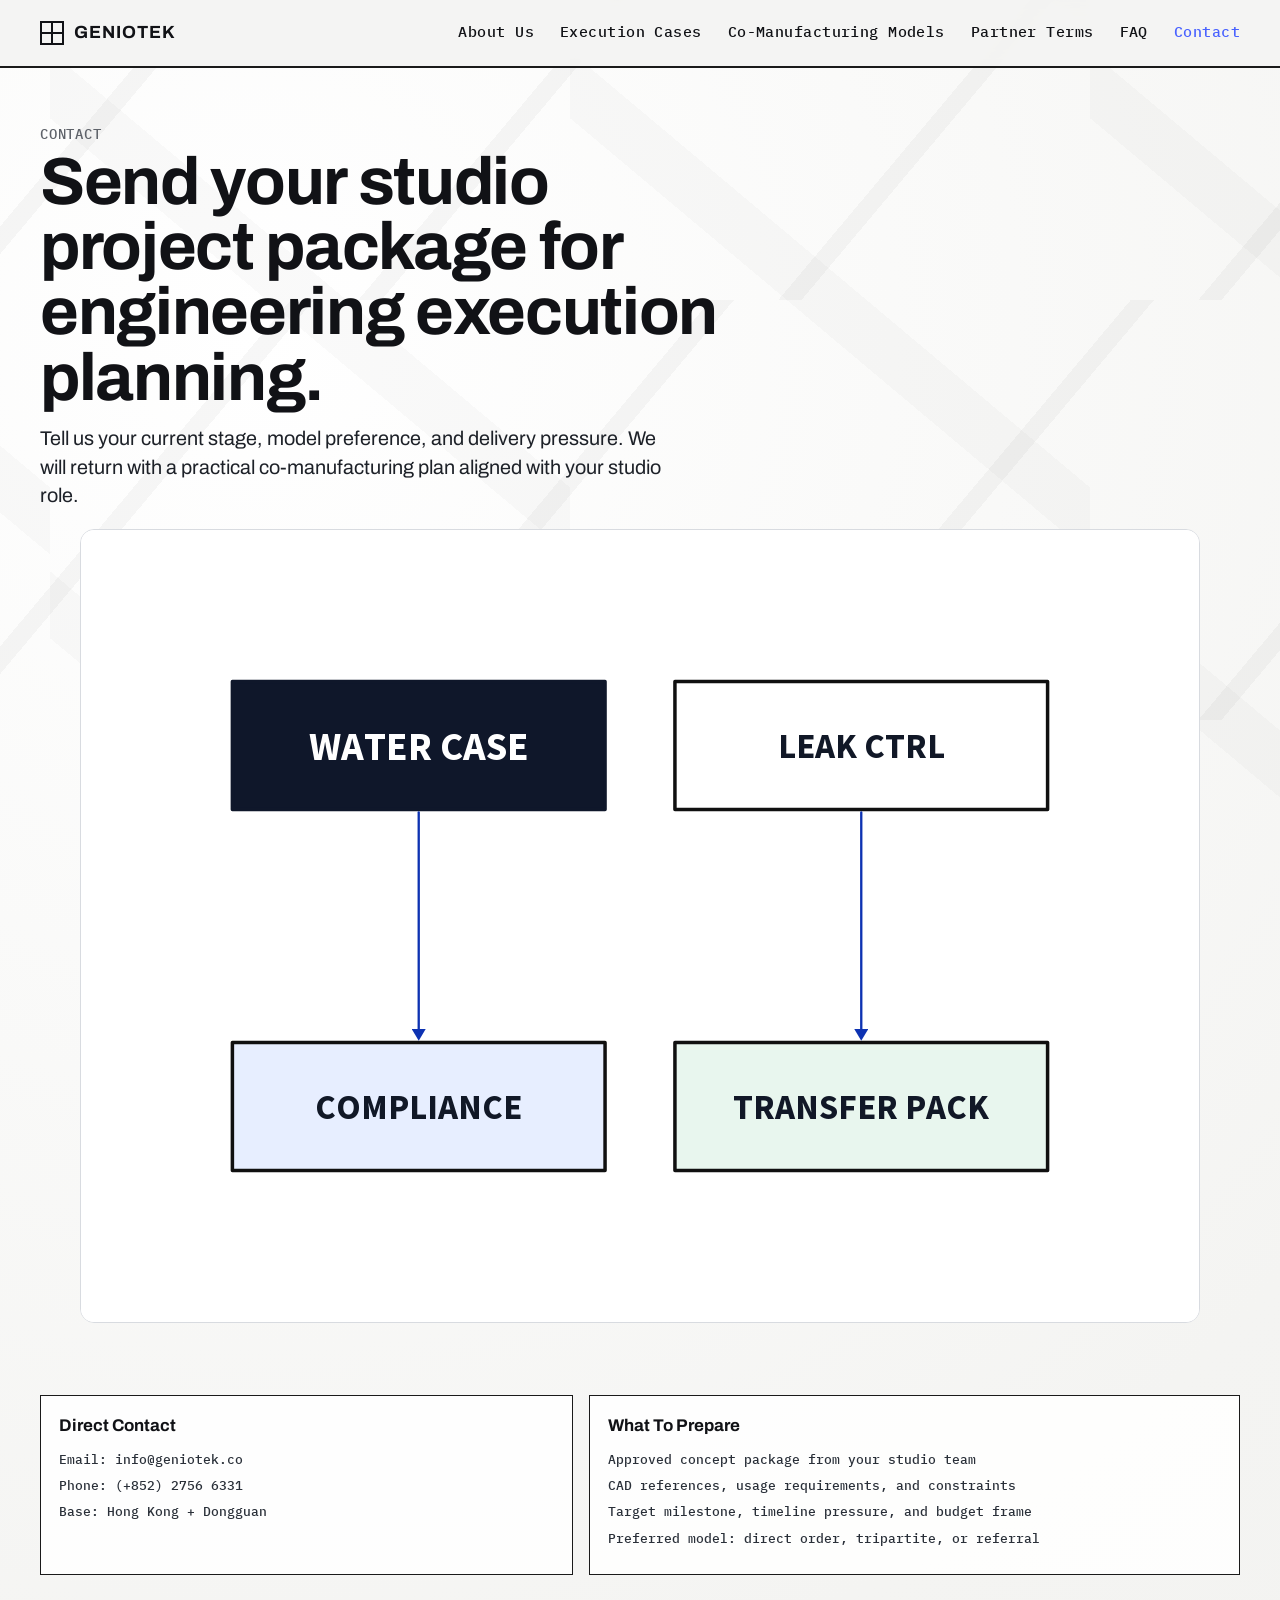
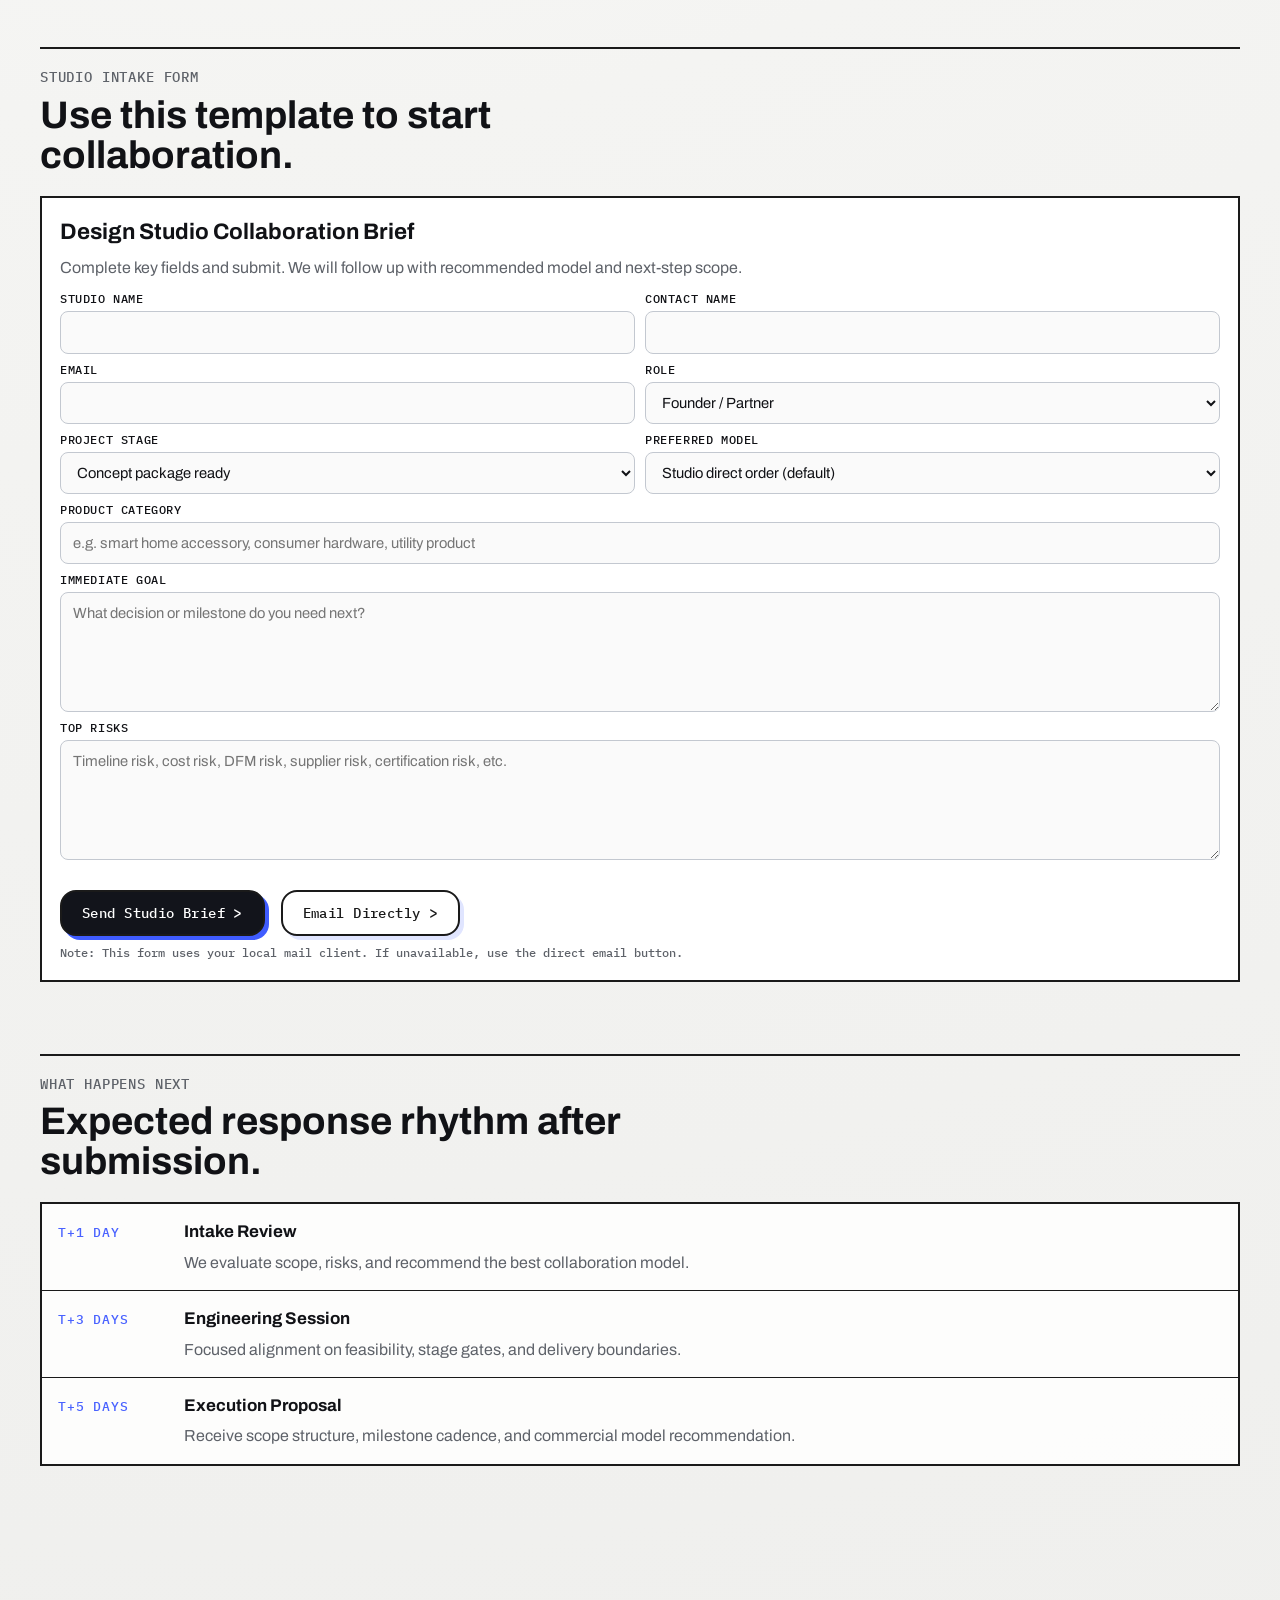
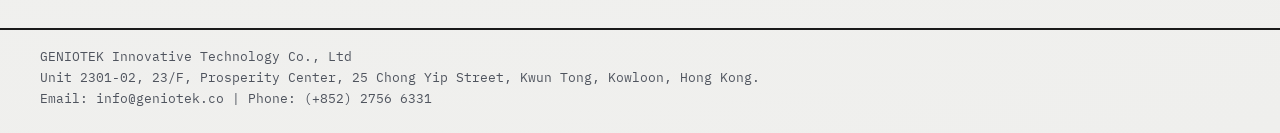
<file: contact.html>
<!doctype html>
<html lang="en">
<head>
  <meta charset="utf-8">
  <meta name="viewport" content="width=device-width, initial-scale=1">
  <title>Contact | Geniotek</title>
  <meta name="description" content="Contact Geniotek for design studio engineering and co-manufacturing collaboration.">
  <link rel="icon" href="data:image/svg+xml,%3Csvg xmlns='http://www.w3.org/2000/svg' viewBox='0 0 32 32'%3E%3Crect width='32' height='32' fill='%23111216'/%3E%3Cpath d='M6 6h20v20H6z' fill='none' stroke='%23fff' stroke-width='2'/%3E%3Cpath d='M16 6v20M6 16h20' stroke='%23fff' stroke-width='2'/%3E%3C/svg%3E">
  <link rel="preconnect" href="https://fonts.googleapis.com">
  <link rel="preconnect" href="https://fonts.gstatic.com" crossorigin>
  <link href="https://fonts.googleapis.com/css2?family=Archivo:wght@400;500;600;700&family=IBM+Plex+Mono:wght@400;500&display=swap" rel="stylesheet">
  <link rel="stylesheet" href="./styles.css?v=20260301d">
</head>
<body>
  <div class="bg-ornament" aria-hidden="true"></div>

  <header class="topbar">
    <a href="./index.html" class="brand" aria-label="Geniotek Home">
      <span class="brand-mark"></span>
      <span class="brand-text">GENIOTEK</span>
    </a>
    <button class="menu-toggle" type="button" aria-expanded="false" aria-controls="site-nav">Menu</button>
    <nav id="site-nav" class="nav">
      <a href="./about.html">About Us</a>
      <a href="./case-study.html">Execution Cases</a>
      <a href="./services.html">Co-Manufacturing Models</a>
      <a href="./guarantees.html">Partner Terms</a>
      <a href="./faq.html">FAQ</a>
      <a href="./contact.html" class="nav-accent">Contact</a>
    </nav>
  </header>

  <main class="page-main">
    <section class="page-hero reveal">
      <p class="eyebrow">Contact</p>
      <h1>Send your studio project package for engineering execution planning.</h1>
      <p class="lede">Tell us your current stage, model preference, and delivery pressure. We will return with a practical co-manufacturing plan aligned with your studio role.</p>
      <figure class="page-hero-media">
        <img src="./assets/covers/cover-water.svg" alt="Project intake and collaboration planning visual">
      </figure>
    </section>

    <section class="content-section reveal">
      <div class="contact-layout">
        <aside class="contact-panel">
          <h3>Direct Contact</h3>
          <ul class="contact-list">
            <li>Email: info@geniotek.co</li>
            <li>Phone: (+852) 2756 6331</li>
            <li>Base: Hong Kong + Dongguan</li>
          </ul>
        </aside>

        <aside class="contact-panel">
          <h3>What To Prepare</h3>
          <ul class="contact-list">
            <li>Approved concept package from your studio team</li>
            <li>CAD references, usage requirements, and constraints</li>
            <li>Target milestone, timeline pressure, and budget frame</li>
            <li>Preferred model: direct order, tripartite, or referral</li>
          </ul>
        </aside>
      </div>
    </section>

    <section class="content-section reveal">
      <div class="section-head">
        <p class="eyebrow">Studio Intake Form</p>
        <h2>Use this template to start collaboration.</h2>
      </div>

      <form class="intake-form" action="mailto:info@geniotek.co" method="post" enctype="text/plain">
        <h3>Design Studio Collaboration Brief</h3>
        <p>Complete key fields and submit. We will follow up with recommended model and next-step scope.</p>

        <div class="form-grid">
          <div class="form-row">
            <label for="studio">Studio Name</label>
            <input id="studio" name="Studio Name" type="text" required>
          </div>
          <div class="form-row">
            <label for="name">Contact Name</label>
            <input id="name" name="Contact Name" type="text" required>
          </div>
          <div class="form-row">
            <label for="email">Email</label>
            <input id="email" name="Email" type="email" required>
          </div>
          <div class="form-row">
            <label for="role">Role</label>
            <select id="role" name="Role">
              <option>Founder / Partner</option>
              <option>Design Director</option>
              <option>Account Lead</option>
              <option>Project Manager</option>
              <option>Other</option>
            </select>
          </div>
          <div class="form-row">
            <label for="stage">Project Stage</label>
            <select id="stage" name="Project Stage">
              <option>Concept package ready</option>
              <option>Prototype in progress</option>
              <option>Engineering conversion</option>
              <option>EVT / DVT validation</option>
              <option>Pilot preparation</option>
            </select>
          </div>
          <div class="form-row">
            <label for="model">Preferred Model</label>
            <select id="model" name="Preferred Model">
              <option>Studio direct order (default)</option>
              <option>Tripartite collaboration</option>
              <option>Referral commission</option>
              <option>Need recommendation</option>
            </select>
          </div>
          <div class="form-row full">
            <label for="category">Product Category</label>
            <input id="category" name="Product Category" type="text" placeholder="e.g. smart home accessory, consumer hardware, utility product">
          </div>
          <div class="form-row full">
            <label for="goal">Immediate Goal</label>
            <textarea id="goal" name="Immediate Goal" placeholder="What decision or milestone do you need next?"></textarea>
          </div>
          <div class="form-row full">
            <label for="risk">Top Risks</label>
            <textarea id="risk" name="Top Risks" placeholder="Timeline risk, cost risk, DFM risk, supplier risk, certification risk, etc."></textarea>
          </div>
        </div>

        <div class="cta-row">
          <button class="btn btn-solid" type="submit">Send Studio Brief</button>
          <a class="btn btn-outline" href="mailto:info@geniotek.co?subject=Design%20Studio%20Collaboration">Email Directly</a>
        </div>
        <p class="note">Note: This form uses your local mail client. If unavailable, use the direct email button.</p>
      </form>
    </section>

    <section class="content-section reveal">
      <div class="section-head">
        <p class="eyebrow">What Happens Next</p>
        <h2>Expected response rhythm after submission.</h2>
      </div>
      <div class="timeline">
        <article class="timeline-item">
          <p class="step">T+1 day</p>
          <div>
            <h3>Intake Review</h3>
            <p>We evaluate scope, risks, and recommend the best collaboration model.</p>
          </div>
        </article>
        <article class="timeline-item">
          <p class="step">T+3 days</p>
          <div>
            <h3>Engineering Session</h3>
            <p>Focused alignment on feasibility, stage gates, and delivery boundaries.</p>
          </div>
        </article>
        <article class="timeline-item">
          <p class="step">T+5 days</p>
          <div>
            <h3>Execution Proposal</h3>
            <p>Receive scope structure, milestone cadence, and commercial model recommendation.</p>
          </div>
        </article>
      </div>
    </section>
  </main>

  <footer class="footer">
    <p>GENIOTEK Innovative Technology Co., Ltd</p>
    <p>Unit 2301-02, 23/F, Prosperity Center, 25 Chong Yip Street, Kwun Tong, Kowloon, Hong Kong.</p>
    <p>Email: info@geniotek.co | Phone: (+852) 2756 6331</p>
  </footer>

  <script src="./script.js?v=20260301d"></script>
</body>
</html>
</file>
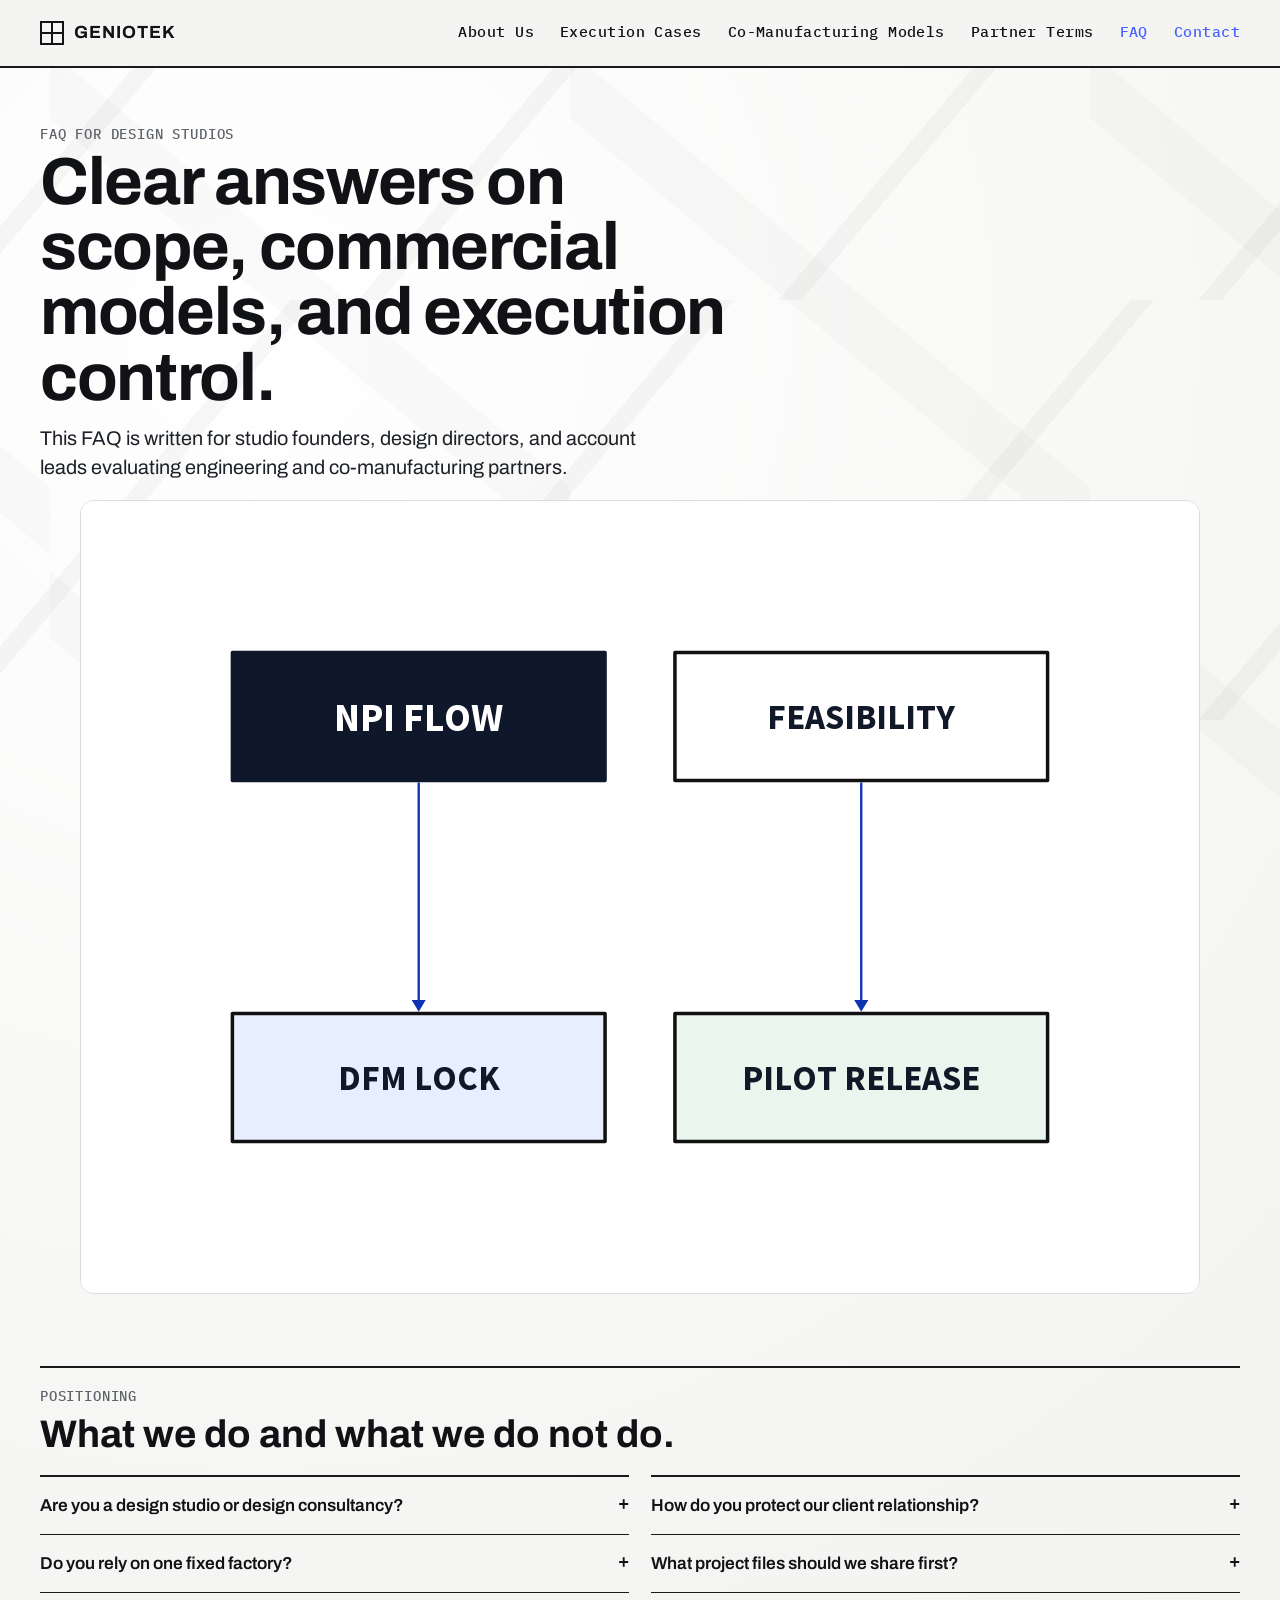
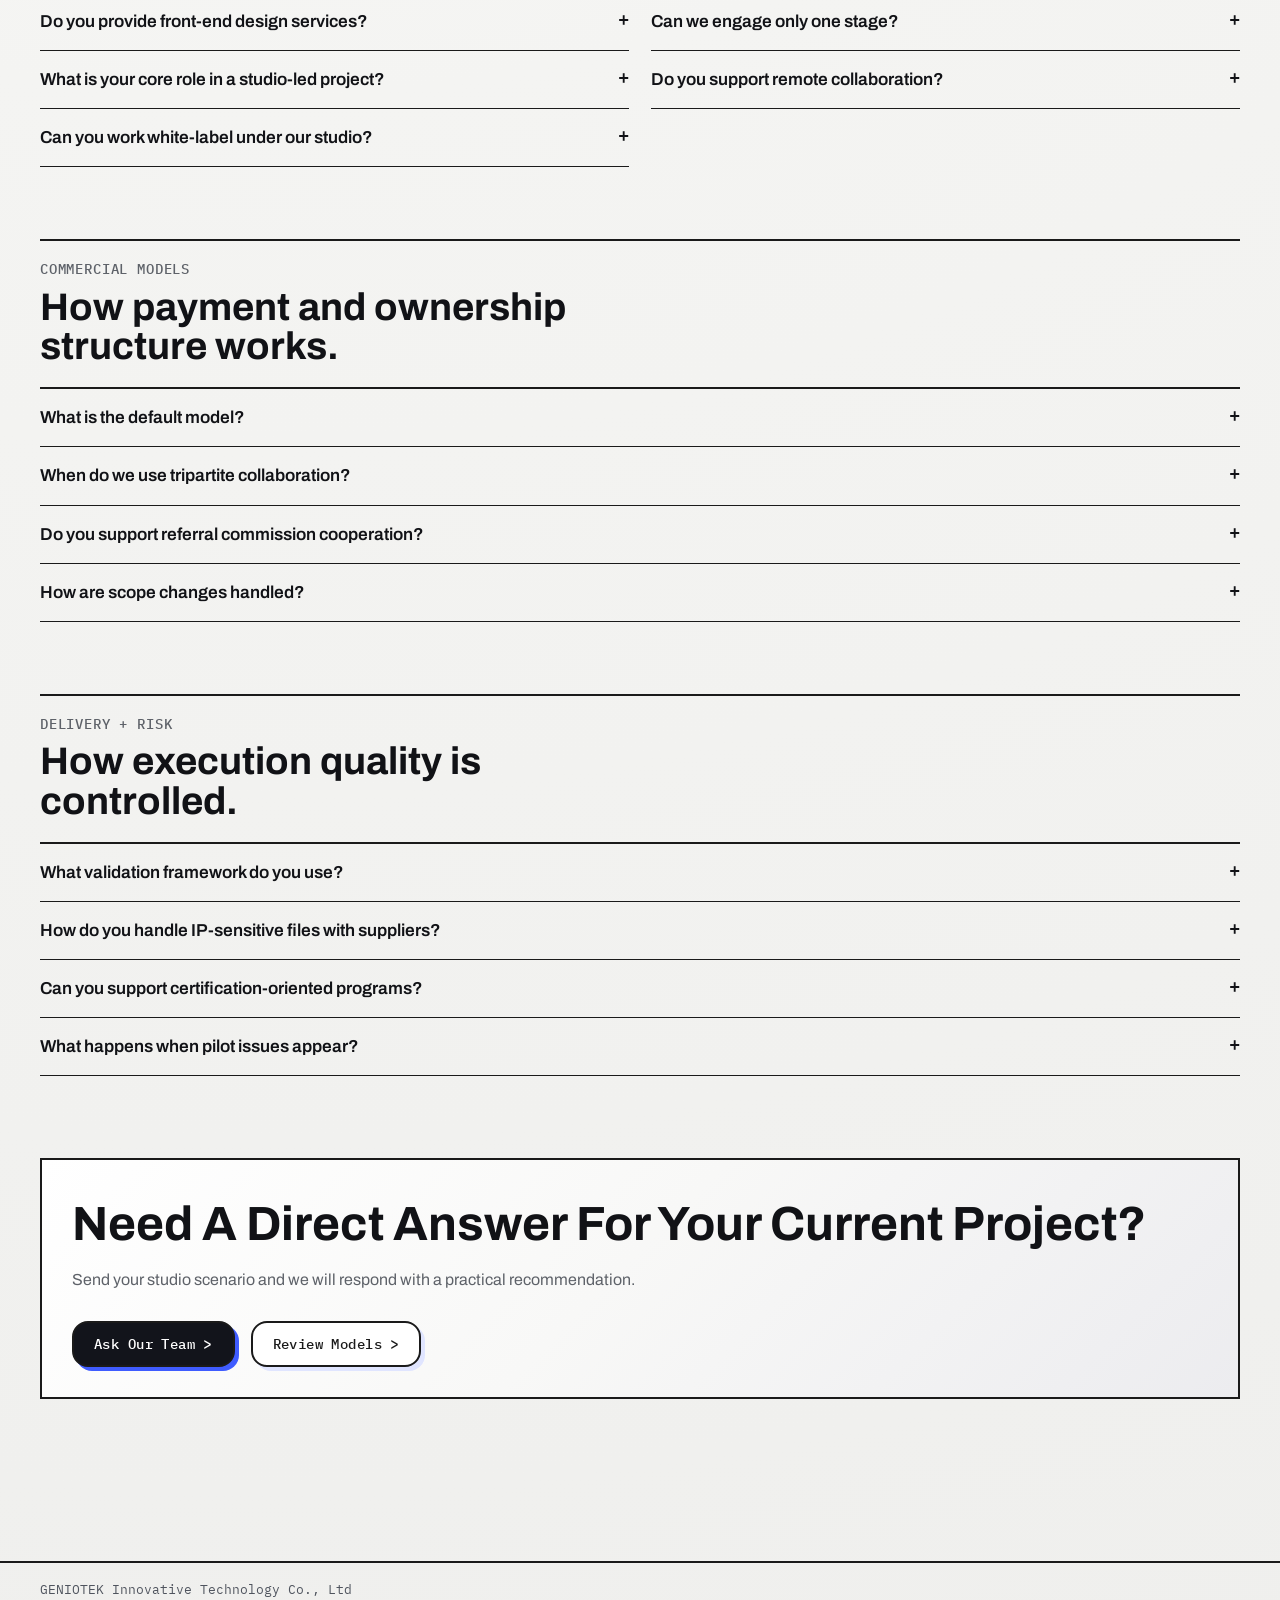
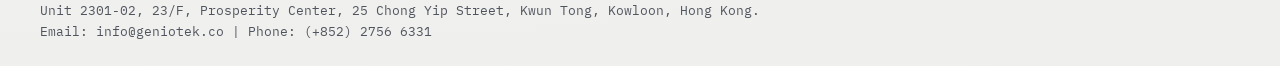
<file: faq.html>
<!doctype html>
<html lang="en">
<head>
  <meta charset="utf-8">
  <meta name="viewport" content="width=device-width, initial-scale=1">
  <title>FAQ | Geniotek</title>
  <meta name="description" content="FAQ for design studios working with Geniotek on engineering and co-manufacturing execution.">
  <link rel="icon" href="data:image/svg+xml,%3Csvg xmlns='http://www.w3.org/2000/svg' viewBox='0 0 32 32'%3E%3Crect width='32' height='32' fill='%23111216'/%3E%3Cpath d='M6 6h20v20H6z' fill='none' stroke='%23fff' stroke-width='2'/%3E%3Cpath d='M16 6v20M6 16h20' stroke='%23fff' stroke-width='2'/%3E%3C/svg%3E">
  <link rel="preconnect" href="https://fonts.googleapis.com">
  <link rel="preconnect" href="https://fonts.gstatic.com" crossorigin>
  <link href="https://fonts.googleapis.com/css2?family=Archivo:wght@400;500;600;700&family=IBM+Plex+Mono:wght@400;500&display=swap" rel="stylesheet">
  <link rel="stylesheet" href="./styles.css?v=20260301d">
</head>
<body>
  <div class="bg-ornament" aria-hidden="true"></div>

  <header class="topbar">
    <a href="./index.html" class="brand" aria-label="Geniotek Home">
      <span class="brand-mark"></span>
      <span class="brand-text">GENIOTEK</span>
    </a>
    <button class="menu-toggle" type="button" aria-expanded="false" aria-controls="site-nav">Menu</button>
    <nav id="site-nav" class="nav">
      <a href="./about.html">About Us</a>
      <a href="./case-study.html">Execution Cases</a>
      <a href="./services.html">Co-Manufacturing Models</a>
      <a href="./guarantees.html">Partner Terms</a>
      <a href="./faq.html">FAQ</a>
      <a href="./contact.html" class="nav-accent">Contact</a>
    </nav>
  </header>

  <main class="page-main">
    <section class="page-hero reveal">
      <p class="eyebrow">FAQ For Design Studios</p>
      <h1>Clear answers on scope, commercial models, and execution control.</h1>
      <p class="lede">This FAQ is written for studio founders, design directors, and account leads evaluating engineering and co-manufacturing partners.</p>
      <figure class="page-hero-media">
        <img src="./assets/covers/cover-process.svg" alt="FAQ and decision support visual for design studio partnership">
      </figure>
    </section>

    <section class="content-section reveal">
      <div class="section-head">
        <p class="eyebrow">Positioning</p>
        <h2>What we do and what we do not do.</h2>
      </div>
      <div class="faq-columns">
        <div class="faq-list">
          <details>
            <summary>Are you a design studio or design consultancy?</summary>
            <p>No. We are an engineering-led co-manufacturing execution partner.</p>
          </details>
          <details>
            <summary>Do you rely on one fixed factory?</summary>
            <p>No. We use a managed Dongguan-centered partner factory network, matched by process, volume, and risk profile.</p>
          </details>
          <details>
            <summary>Do you provide front-end design services?</summary>
            <p>No. We do not provide concept design, branding, or user-facing creative direction.</p>
          </details>
          <details>
            <summary>What is your core role in a studio-led project?</summary>
            <p>We convert approved concept packages into manufacturable engineering, validation, and production transfer outcomes.</p>
          </details>
          <details>
            <summary>Can you work white-label under our studio?</summary>
            <p>Yes. White-label collaboration is the default in studio direct-order projects.</p>
          </details>
        </div>
        <div class="faq-list">
          <details>
            <summary>How do you protect our client relationship?</summary>
            <p>Through non-circumvention and communication rules that keep studio account ownership intact.</p>
          </details>
          <details>
            <summary>What project files should we share first?</summary>
            <p>Concept intent, key geometry/CAD references, usage constraints, target timeline, and risk concerns.</p>
          </details>
          <details>
            <summary>Can we engage only one stage?</summary>
            <p>Yes. You can scope us for feasibility, DFM, validation, or pilot transfer independently.</p>
          </details>
          <details>
            <summary>Do you support remote collaboration?</summary>
            <p>Yes. We run remote cadence with structured updates and on-site factory coordination when needed.</p>
          </details>
        </div>
      </div>
    </section>

    <section class="content-section reveal">
      <div class="section-head">
        <p class="eyebrow">Commercial Models</p>
        <h2>How payment and ownership structure works.</h2>
      </div>
      <div class="faq-list">
        <details>
          <summary>What is the default model?</summary>
          <p>Design studio direct order. Your studio leads client communication while we execute engineering and manufacturing work.</p>
        </details>
        <details>
          <summary>When do we use tripartite collaboration?</summary>
          <p>When project risk, tooling scope, or certification complexity requires shared governance among studio, brand, and Geniotek.</p>
        </details>
        <details>
          <summary>Do you support referral commission cooperation?</summary>
          <p>Yes. We support referral mode for lead introduction partnerships with defined attribution and settlement rules.</p>
        </details>
        <details>
          <summary>How are scope changes handled?</summary>
          <p>Through written change orders with impact visibility on timeline, cost, and acceptance criteria.</p>
        </details>
      </div>
    </section>

    <section class="content-section reveal">
      <div class="section-head">
        <p class="eyebrow">Delivery + Risk</p>
        <h2>How execution quality is controlled.</h2>
      </div>
      <div class="faq-list">
        <details>
          <summary>What validation framework do you use?</summary>
          <p>We run stage-gated validation through EVT, DVT, and PVT based on project complexity.</p>
        </details>
        <details>
          <summary>How do you handle IP-sensitive files with suppliers?</summary>
          <p>Only minimum necessary data is shared with role-based controls and traceable communication paths.</p>
        </details>
        <details>
          <summary>Can you support certification-oriented programs?</summary>
          <p>Yes. Certification constraints are integrated into engineering and production planning from early stages.</p>
        </details>
        <details>
          <summary>What happens when pilot issues appear?</summary>
          <p>Issues enter a tracked escalation loop with owner assignment, corrective action, and closure criteria before ramp.</p>
        </details>
      </div>
    </section>

    <section class="contact reveal">
      <h2>Need A Direct Answer For Your Current Project?</h2>
      <p>Send your studio scenario and we will respond with a practical recommendation.</p>
      <div class="cta-row">
        <a class="btn btn-solid" href="./contact.html">Ask Our Team</a>
        <a class="btn btn-outline" href="./services.html">Review Models</a>
      </div>
    </section>
  </main>

  <footer class="footer">
    <p>GENIOTEK Innovative Technology Co., Ltd</p>
    <p>Unit 2301-02, 23/F, Prosperity Center, 25 Chong Yip Street, Kwun Tong, Kowloon, Hong Kong.</p>
    <p>Email: info@geniotek.co | Phone: (+852) 2756 6331</p>
  </footer>

  <script src="./script.js?v=20260301d"></script>
</body>
</html>
</file>
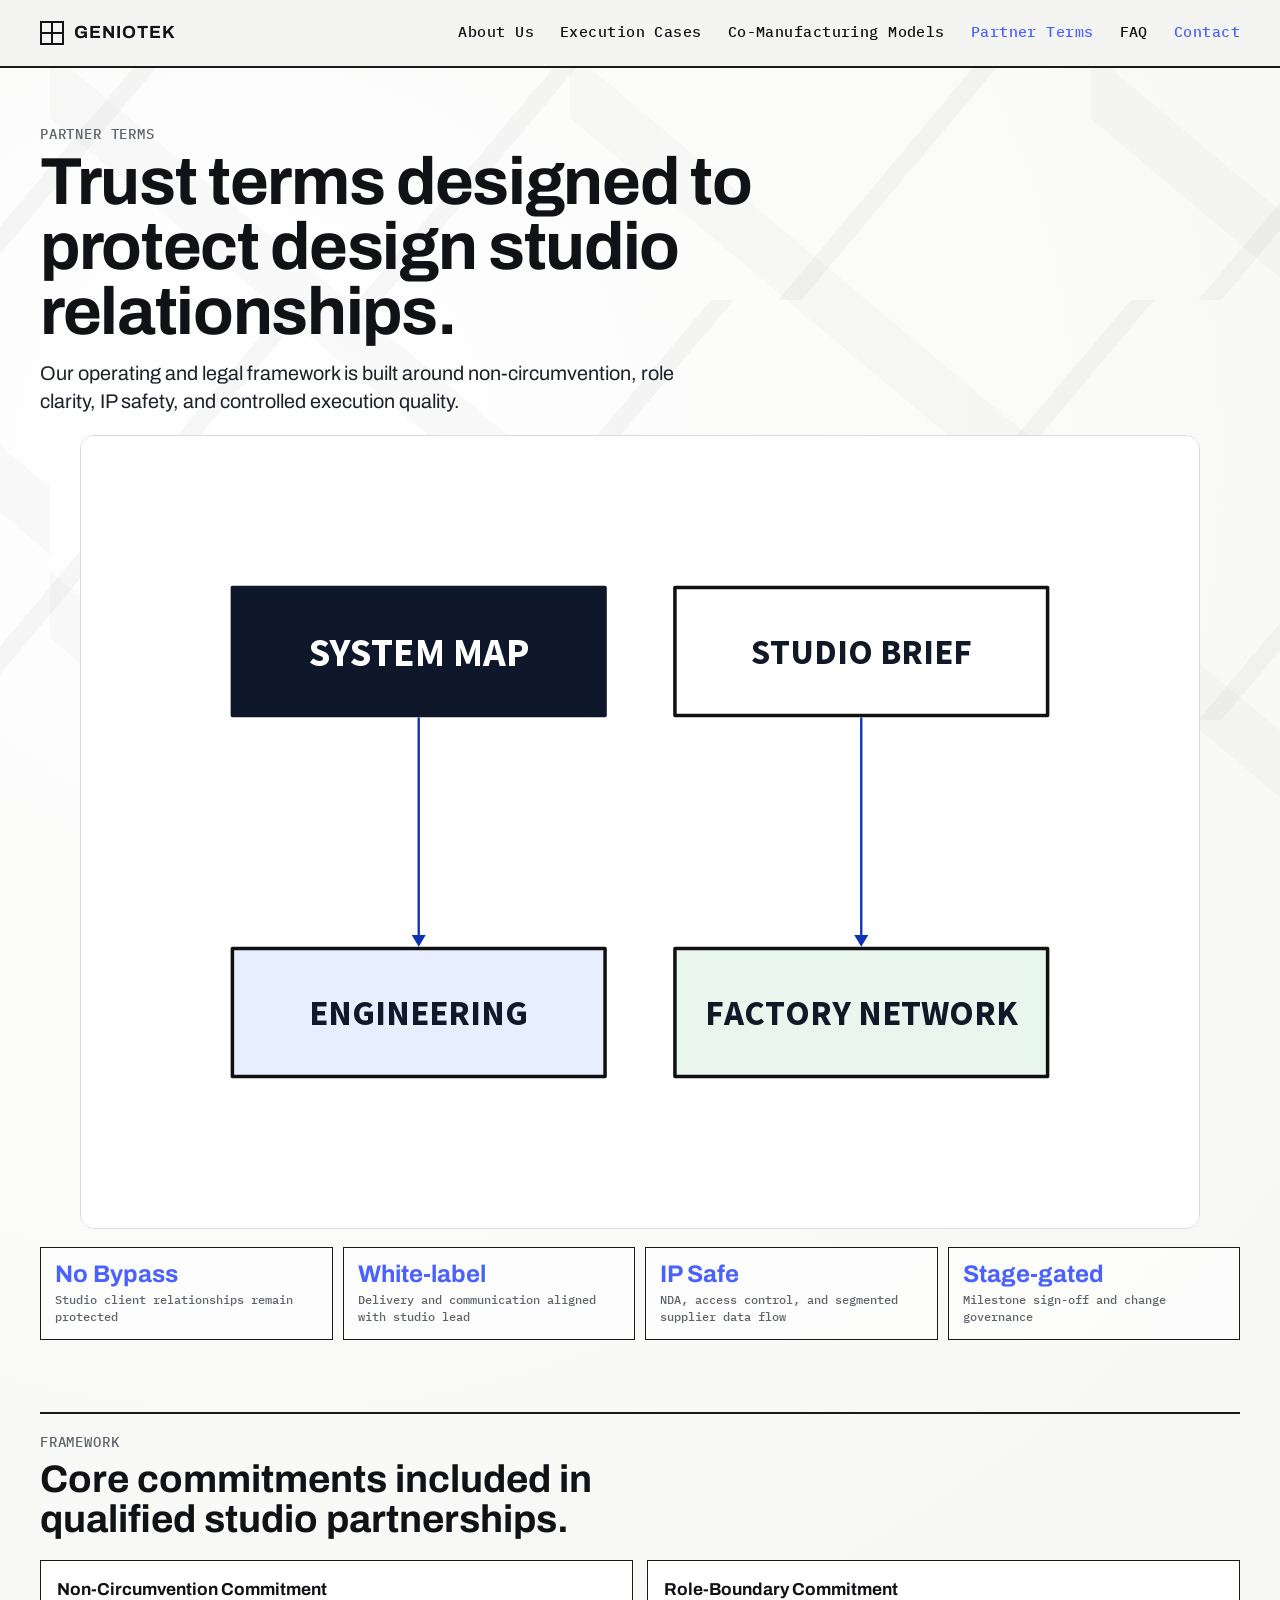
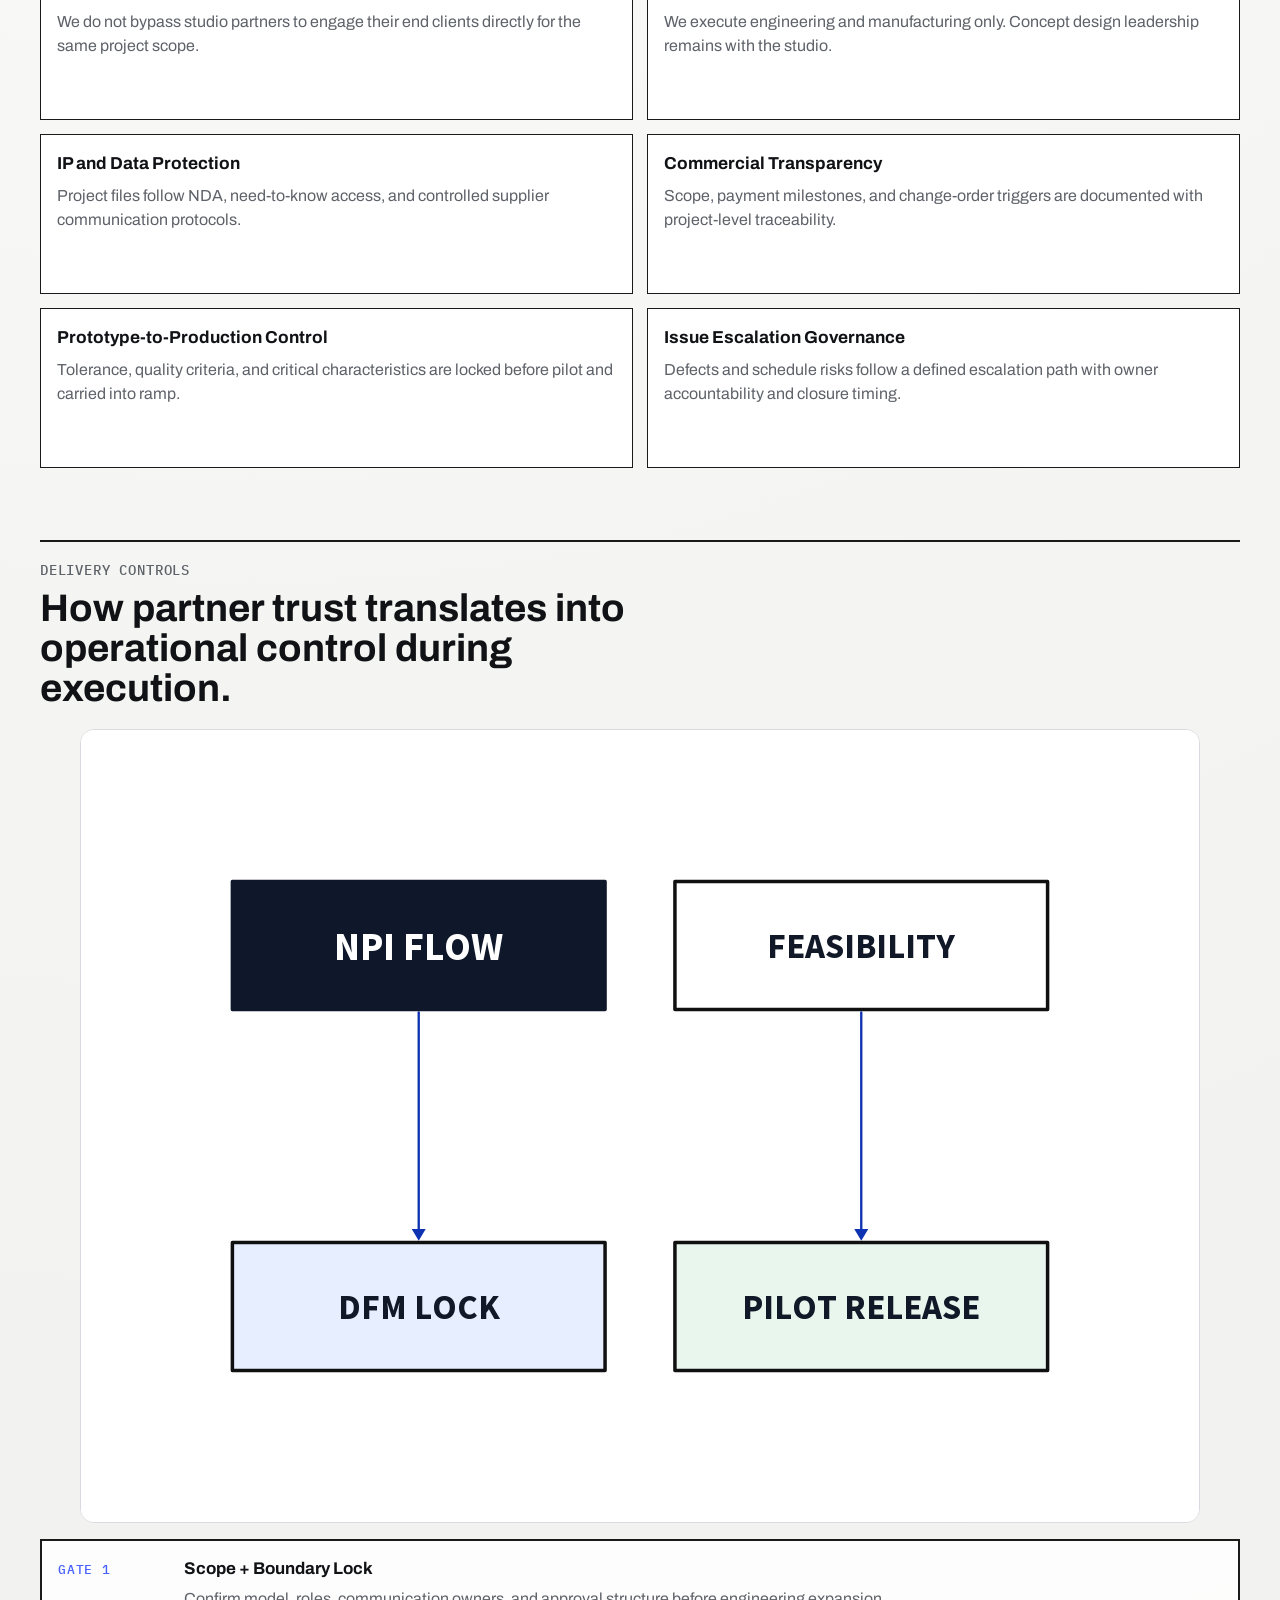
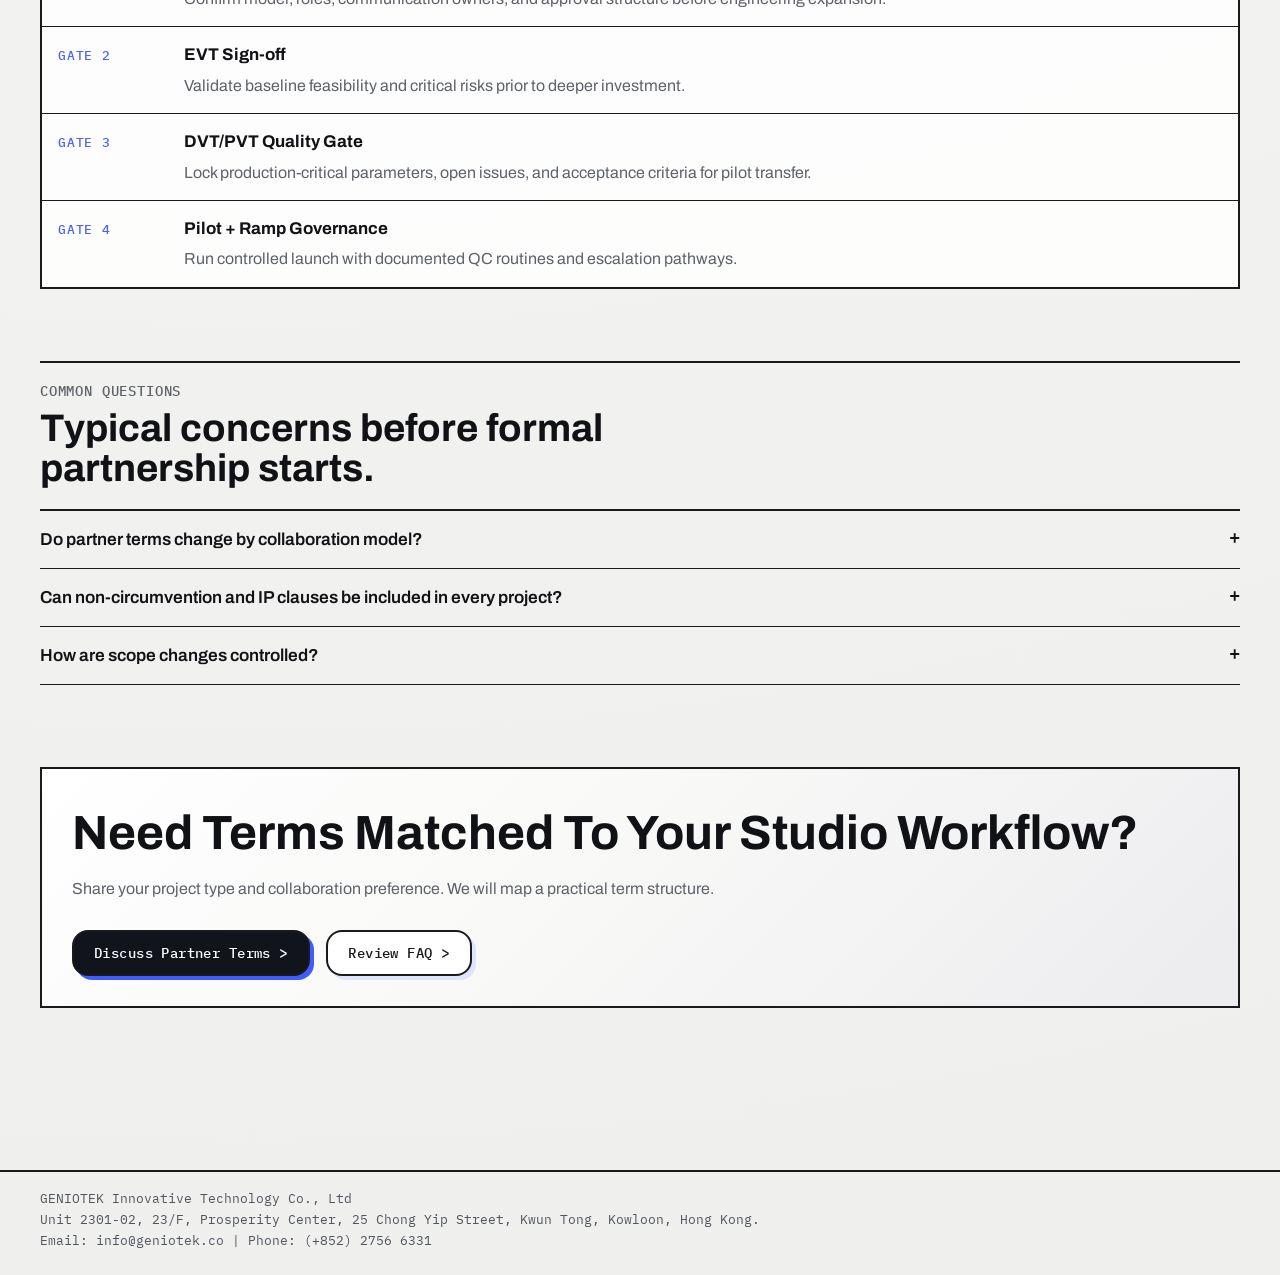
<file: guarantees.html>
<!doctype html>
<html lang="en">
<head>
  <meta charset="utf-8">
  <meta name="viewport" content="width=device-width, initial-scale=1">
  <title>Partner Terms | Geniotek</title>
  <meta name="description" content="Partnership terms for design studios: non-circumvention, role boundaries, IP protection, and stage-gated quality controls.">
  <link rel="icon" href="data:image/svg+xml,%3Csvg xmlns='http://www.w3.org/2000/svg' viewBox='0 0 32 32'%3E%3Crect width='32' height='32' fill='%23111216'/%3E%3Cpath d='M6 6h20v20H6z' fill='none' stroke='%23fff' stroke-width='2'/%3E%3Cpath d='M16 6v20M6 16h20' stroke='%23fff' stroke-width='2'/%3E%3C/svg%3E">
  <link rel="preconnect" href="https://fonts.googleapis.com">
  <link rel="preconnect" href="https://fonts.gstatic.com" crossorigin>
  <link href="https://fonts.googleapis.com/css2?family=Archivo:wght@400;500;600;700&family=IBM+Plex+Mono:wght@400;500&display=swap" rel="stylesheet">
  <link rel="stylesheet" href="./styles.css?v=20260301d">
</head>
<body>
  <div class="bg-ornament" aria-hidden="true"></div>

  <header class="topbar">
    <a href="./index.html" class="brand" aria-label="Geniotek Home">
      <span class="brand-mark"></span>
      <span class="brand-text">GENIOTEK</span>
    </a>
    <button class="menu-toggle" type="button" aria-expanded="false" aria-controls="site-nav">Menu</button>
    <nav id="site-nav" class="nav">
      <a href="./about.html">About Us</a>
      <a href="./case-study.html">Execution Cases</a>
      <a href="./services.html">Co-Manufacturing Models</a>
      <a href="./guarantees.html">Partner Terms</a>
      <a href="./faq.html">FAQ</a>
      <a href="./contact.html" class="nav-accent">Contact</a>
    </nav>
  </header>

  <main class="page-main">
    <section class="page-hero reveal">
      <p class="eyebrow">Partner Terms</p>
      <h1>Trust terms designed to protect design studio relationships.</h1>
      <p class="lede">Our operating and legal framework is built around non-circumvention, role clarity, IP safety, and controlled execution quality.</p>
      <figure class="page-hero-media">
        <img src="./assets/covers/cover-system.svg" alt="Partner terms and governance framework visual">
      </figure>
      <div class="kpi-strip">
        <div class="kpi"><strong>No Bypass</strong><span>Studio client relationships remain protected</span></div>
        <div class="kpi"><strong>White-label</strong><span>Delivery and communication aligned with studio lead</span></div>
        <div class="kpi"><strong>IP Safe</strong><span>NDA, access control, and segmented supplier data flow</span></div>
        <div class="kpi"><strong>Stage-gated</strong><span>Milestone sign-off and change governance</span></div>
      </div>
    </section>

    <section class="content-section reveal">
      <div class="section-head">
        <p class="eyebrow">Framework</p>
        <h2>Core commitments included in qualified studio partnerships.</h2>
      </div>
      <div class="policy-grid">
        <article>
          <h3>Non-Circumvention Commitment</h3>
          <p>We do not bypass studio partners to engage their end clients directly for the same project scope.</p>
        </article>
        <article>
          <h3>Role-Boundary Commitment</h3>
          <p>We execute engineering and manufacturing only. Concept design leadership remains with the studio.</p>
        </article>
        <article>
          <h3>IP and Data Protection</h3>
          <p>Project files follow NDA, need-to-know access, and controlled supplier communication protocols.</p>
        </article>
        <article>
          <h3>Commercial Transparency</h3>
          <p>Scope, payment milestones, and change-order triggers are documented with project-level traceability.</p>
        </article>
        <article>
          <h3>Prototype-to-Production Control</h3>
          <p>Tolerance, quality criteria, and critical characteristics are locked before pilot and carried into ramp.</p>
        </article>
        <article>
          <h3>Issue Escalation Governance</h3>
          <p>Defects and schedule risks follow a defined escalation path with owner accountability and closure timing.</p>
        </article>
      </div>
    </section>

    <section class="content-section reveal">
      <div class="section-head">
        <p class="eyebrow">Delivery Controls</p>
        <h2>How partner trust translates into operational control during execution.</h2>
      </div>
      <figure class="page-hero-media">
        <img src="./assets/covers/cover-process.svg" alt="Delivery gates and quality controls visual">
      </figure>
      <div class="timeline">
        <article class="timeline-item">
          <p class="step">Gate 1</p>
          <div>
            <h3>Scope + Boundary Lock</h3>
            <p>Confirm model, roles, communication owners, and approval structure before engineering expansion.</p>
          </div>
        </article>
        <article class="timeline-item">
          <p class="step">Gate 2</p>
          <div>
            <h3>EVT Sign-off</h3>
            <p>Validate baseline feasibility and critical risks prior to deeper investment.</p>
          </div>
        </article>
        <article class="timeline-item">
          <p class="step">Gate 3</p>
          <div>
            <h3>DVT/PVT Quality Gate</h3>
            <p>Lock production-critical parameters, open issues, and acceptance criteria for pilot transfer.</p>
          </div>
        </article>
        <article class="timeline-item">
          <p class="step">Gate 4</p>
          <div>
            <h3>Pilot + Ramp Governance</h3>
            <p>Run controlled launch with documented QC routines and escalation pathways.</p>
          </div>
        </article>
      </div>
    </section>

    <section class="content-section reveal">
      <div class="section-head">
        <p class="eyebrow">Common Questions</p>
        <h2>Typical concerns before formal partnership starts.</h2>
      </div>
      <div class="faq-list">
        <details>
          <summary>Do partner terms change by collaboration model?</summary>
          <p>Yes. Direct order, tripartite, and referral models use shared base rules with model-specific clauses.</p>
        </details>
        <details>
          <summary>Can non-circumvention and IP clauses be included in every project?</summary>
          <p>Yes. These protections are standard requirements for studio-facing collaboration.</p>
        </details>
        <details>
          <summary>How are scope changes controlled?</summary>
          <p>All changes go through written impact review covering timeline, cost, and ownership before execution.</p>
        </details>
      </div>
    </section>

    <section class="contact reveal">
      <h2>Need Terms Matched To Your Studio Workflow?</h2>
      <p>Share your project type and collaboration preference. We will map a practical term structure.</p>
      <div class="cta-row">
        <a class="btn btn-solid" href="./contact.html">Discuss Partner Terms</a>
        <a class="btn btn-outline" href="./faq.html">Review FAQ</a>
      </div>
    </section>
  </main>

  <footer class="footer">
    <p>GENIOTEK Innovative Technology Co., Ltd</p>
    <p>Unit 2301-02, 23/F, Prosperity Center, 25 Chong Yip Street, Kwun Tong, Kowloon, Hong Kong.</p>
    <p>Email: info@geniotek.co | Phone: (+852) 2756 6331</p>
  </footer>

  <script src="./script.js?v=20260301d"></script>
</body>
</html>
</file>
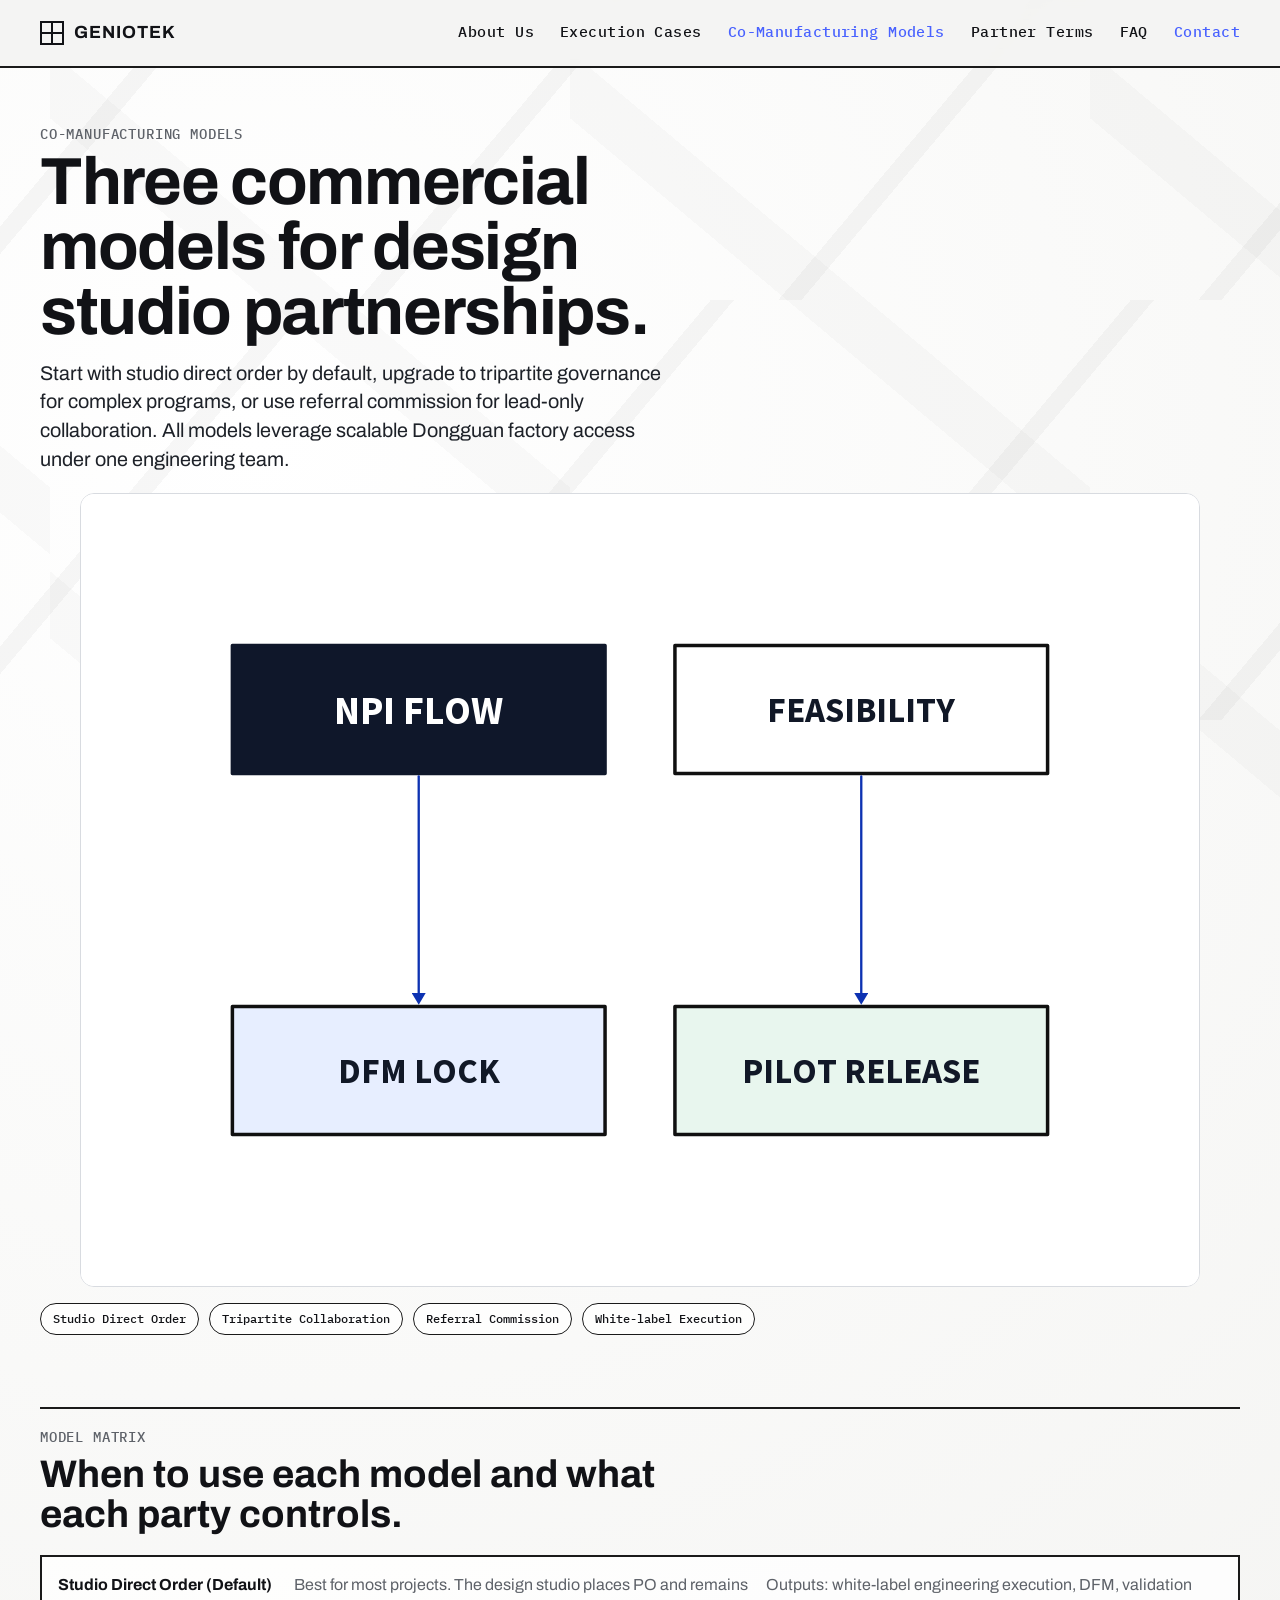
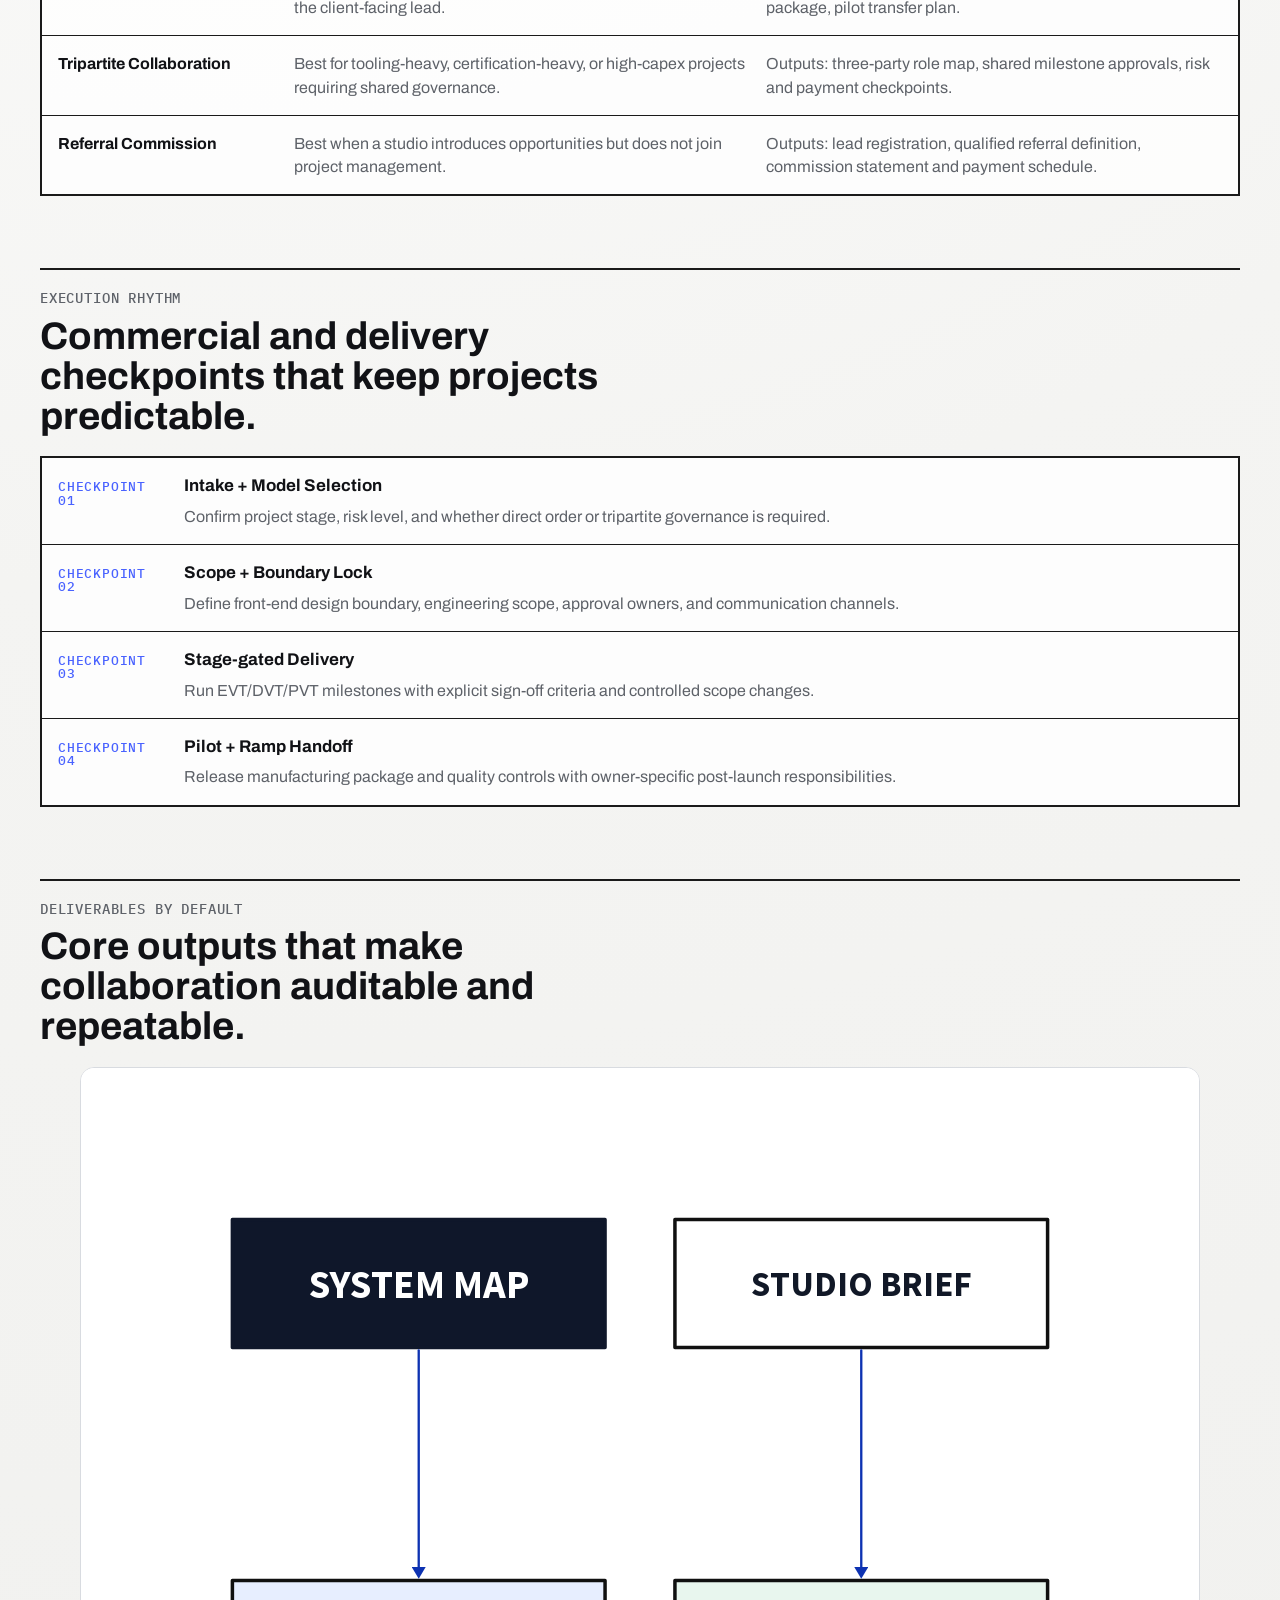
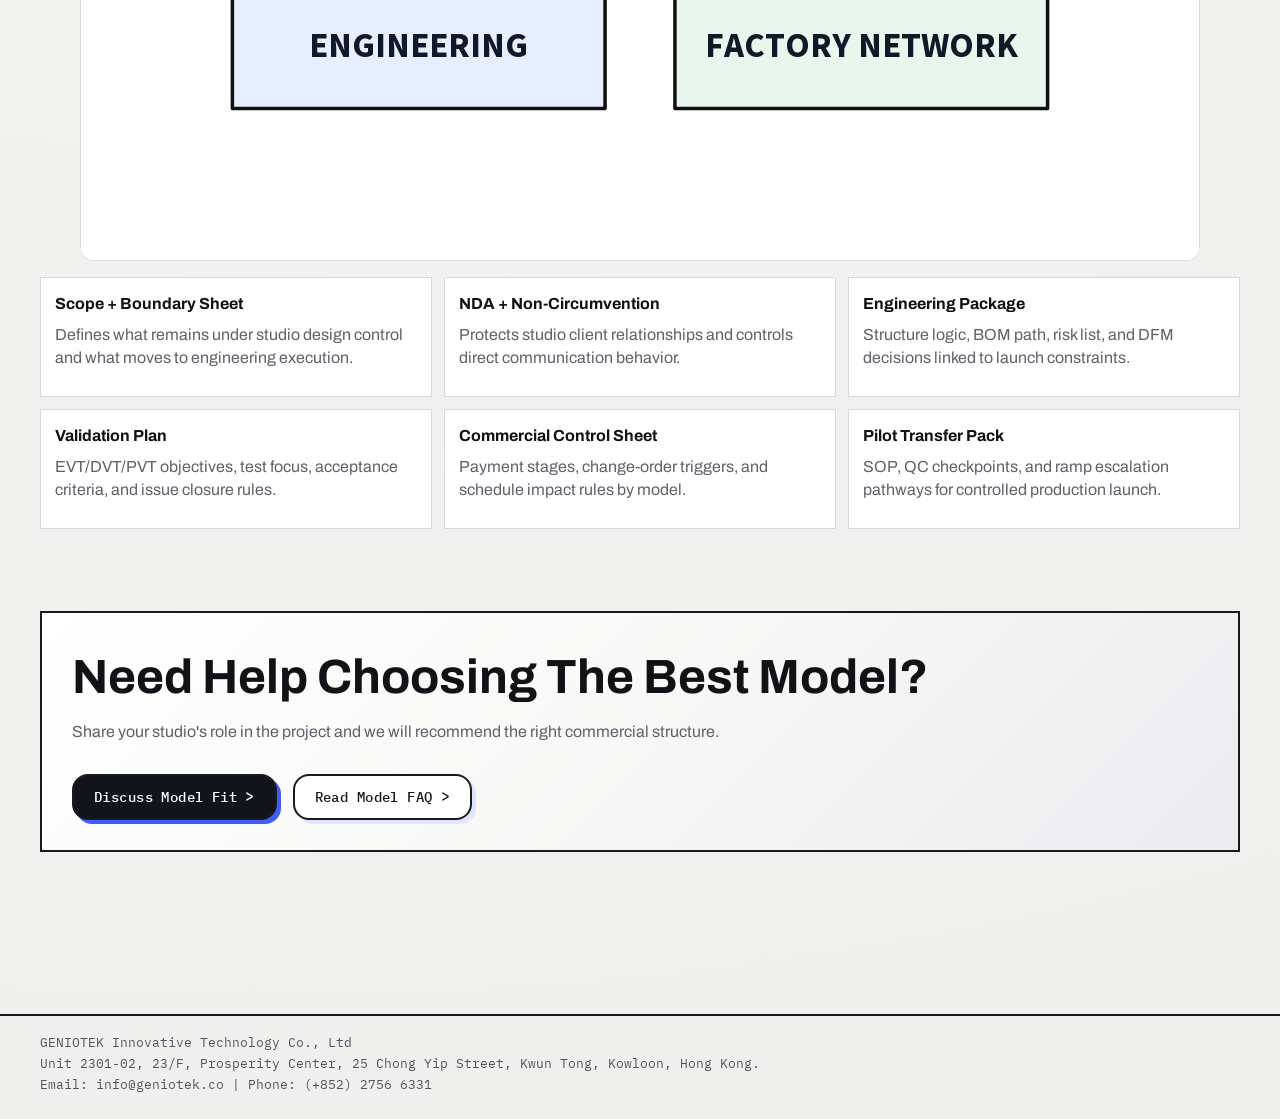
<file: services.html>
<!doctype html>
<html lang="en">
<head>
  <meta charset="utf-8">
  <meta name="viewport" content="width=device-width, initial-scale=1">
  <title>Co-Manufacturing Models | Geniotek</title>
  <meta name="description" content="Three collaboration models for design studios: direct order, tripartite collaboration, and referral commission.">
  <link rel="icon" href="data:image/svg+xml,%3Csvg xmlns='http://www.w3.org/2000/svg' viewBox='0 0 32 32'%3E%3Crect width='32' height='32' fill='%23111216'/%3E%3Cpath d='M6 6h20v20H6z' fill='none' stroke='%23fff' stroke-width='2'/%3E%3Cpath d='M16 6v20M6 16h20' stroke='%23fff' stroke-width='2'/%3E%3C/svg%3E">
  <link rel="preconnect" href="https://fonts.googleapis.com">
  <link rel="preconnect" href="https://fonts.gstatic.com" crossorigin>
  <link href="https://fonts.googleapis.com/css2?family=Archivo:wght@400;500;600;700&family=IBM+Plex+Mono:wght@400;500&display=swap" rel="stylesheet">
  <link rel="stylesheet" href="./styles.css?v=20260301d">
</head>
<body>
  <div class="bg-ornament" aria-hidden="true"></div>

  <header class="topbar">
    <a href="./index.html" class="brand" aria-label="Geniotek Home">
      <span class="brand-mark"></span>
      <span class="brand-text">GENIOTEK</span>
    </a>
    <button class="menu-toggle" type="button" aria-expanded="false" aria-controls="site-nav">Menu</button>
    <nav id="site-nav" class="nav">
      <a href="./about.html">About Us</a>
      <a href="./case-study.html">Execution Cases</a>
      <a href="./services.html">Co-Manufacturing Models</a>
      <a href="./guarantees.html">Partner Terms</a>
      <a href="./faq.html">FAQ</a>
      <a href="./contact.html" class="nav-accent">Contact</a>
    </nav>
  </header>

  <main class="page-main">
    <section class="page-hero reveal">
      <p class="eyebrow">Co-Manufacturing Models</p>
      <h1>Three commercial models for design studio partnerships.</h1>
      <p class="lede">Start with studio direct order by default, upgrade to tripartite governance for complex programs, or use referral commission for lead-only collaboration. All models leverage scalable Dongguan factory access under one engineering team.</p>
      <figure class="page-hero-media">
        <img src="./assets/covers/cover-process.svg" alt="Commercial model and execution workflow visual">
      </figure>
      <div class="tag-row">
        <span class="tag">Studio Direct Order</span>
        <span class="tag">Tripartite Collaboration</span>
        <span class="tag">Referral Commission</span>
        <span class="tag">White-label Execution</span>
      </div>
    </section>

    <section class="content-section reveal">
      <div class="section-head">
        <p class="eyebrow">Model Matrix</p>
        <h2>When to use each model and what each party controls.</h2>
      </div>
      <div class="service-matrix">
        <article class="matrix-row">
          <h3>Studio Direct Order (Default)</h3>
          <p>Best for most projects. The design studio places PO and remains the client-facing lead.</p>
          <p>Outputs: white-label engineering execution, DFM, validation package, pilot transfer plan.</p>
        </article>
        <article class="matrix-row">
          <h3>Tripartite Collaboration</h3>
          <p>Best for tooling-heavy, certification-heavy, or high-capex projects requiring shared governance.</p>
          <p>Outputs: three-party role map, shared milestone approvals, risk and payment checkpoints.</p>
        </article>
        <article class="matrix-row">
          <h3>Referral Commission</h3>
          <p>Best when a studio introduces opportunities but does not join project management.</p>
          <p>Outputs: lead registration, qualified referral definition, commission statement and payment schedule.</p>
        </article>
      </div>
    </section>

    <section class="content-section reveal">
      <div class="section-head">
        <p class="eyebrow">Execution Rhythm</p>
        <h2>Commercial and delivery checkpoints that keep projects predictable.</h2>
      </div>
      <div class="timeline">
        <article class="timeline-item">
          <p class="step">Checkpoint 01</p>
          <div>
            <h3>Intake + Model Selection</h3>
            <p>Confirm project stage, risk level, and whether direct order or tripartite governance is required.</p>
          </div>
        </article>
        <article class="timeline-item">
          <p class="step">Checkpoint 02</p>
          <div>
            <h3>Scope + Boundary Lock</h3>
            <p>Define front-end design boundary, engineering scope, approval owners, and communication channels.</p>
          </div>
        </article>
        <article class="timeline-item">
          <p class="step">Checkpoint 03</p>
          <div>
            <h3>Stage-gated Delivery</h3>
            <p>Run EVT/DVT/PVT milestones with explicit sign-off criteria and controlled scope changes.</p>
          </div>
        </article>
        <article class="timeline-item">
          <p class="step">Checkpoint 04</p>
          <div>
            <h3>Pilot + Ramp Handoff</h3>
            <p>Release manufacturing package and quality controls with owner-specific post-launch responsibilities.</p>
          </div>
        </article>
      </div>
    </section>

    <section class="content-section reveal">
      <div class="section-head">
        <p class="eyebrow">Deliverables By Default</p>
        <h2>Core outputs that make collaboration auditable and repeatable.</h2>
      </div>
      <figure class="page-hero-media">
        <img src="./assets/covers/cover-system.svg" alt="Documentation and handoff package visual">
      </figure>
      <div class="deliverable-grid">
        <article>
          <h3>Scope + Boundary Sheet</h3>
          <p>Defines what remains under studio design control and what moves to engineering execution.</p>
        </article>
        <article>
          <h3>NDA + Non-Circumvention</h3>
          <p>Protects studio client relationships and controls direct communication behavior.</p>
        </article>
        <article>
          <h3>Engineering Package</h3>
          <p>Structure logic, BOM path, risk list, and DFM decisions linked to launch constraints.</p>
        </article>
        <article>
          <h3>Validation Plan</h3>
          <p>EVT/DVT/PVT objectives, test focus, acceptance criteria, and issue closure rules.</p>
        </article>
        <article>
          <h3>Commercial Control Sheet</h3>
          <p>Payment stages, change-order triggers, and schedule impact rules by model.</p>
        </article>
        <article>
          <h3>Pilot Transfer Pack</h3>
          <p>SOP, QC checkpoints, and ramp escalation pathways for controlled production launch.</p>
        </article>
      </div>
    </section>

    <section class="contact reveal">
      <h2>Need Help Choosing The Best Model?</h2>
      <p>Share your studio's role in the project and we will recommend the right commercial structure.</p>
      <div class="cta-row">
        <a class="btn btn-solid" href="./contact.html">Discuss Model Fit</a>
        <a class="btn btn-outline" href="./faq.html">Read Model FAQ</a>
      </div>
    </section>
  </main>

  <footer class="footer">
    <p>GENIOTEK Innovative Technology Co., Ltd</p>
    <p>Unit 2301-02, 23/F, Prosperity Center, 25 Chong Yip Street, Kwun Tong, Kowloon, Hong Kong.</p>
    <p>Email: info@geniotek.co | Phone: (+852) 2756 6331</p>
  </footer>

  <script src="./script.js?v=20260301d"></script>
</body>
</html>
</file>
<file: styles.css>
:root {
  --bg: #f4f4f2;
  --ink: #111216;
  --muted: #5e6269;
  --line: #1a1a1a;
  --accent-blue: #4962ff;
  --panel: #ffffff;
  --radius: 16px;
}

* {
  box-sizing: border-box;
}

html,
body {
  margin: 0;
  padding: 0;
}

body {
  background: radial-gradient(circle at 20% 10%, #ffffff 0%, var(--bg) 44%, #efefed 100%);
  color: var(--ink);
  font-family: "Archivo", "Segoe UI", sans-serif;
  line-height: 1.45;
}

.bg-ornament {
  position: fixed;
  inset: 0;
  pointer-events: none;
  z-index: -1;
  background-image:
    linear-gradient(130deg, transparent 0 48%, rgba(0, 0, 0, 0.03) 48% 51%, transparent 51%),
    linear-gradient(40deg, transparent 0 46%, rgba(0, 0, 0, 0.02) 46% 53%, transparent 53%);
  background-size: 420px 420px, 520px 520px;
  background-position: -80px -120px, 75% 10%;
}

.topbar {
  position: sticky;
  top: 0;
  z-index: 40;
  display: flex;
  align-items: center;
  justify-content: space-between;
  gap: 24px;
  padding: 20px 40px;
  border-bottom: 2px solid var(--line);
  background: rgba(244, 244, 242, 0.92);
  -webkit-backdrop-filter: blur(8px);
  backdrop-filter: blur(8px);
}

.brand {
  display: inline-flex;
  align-items: center;
  gap: 10px;
  text-decoration: none;
  color: var(--ink);
}

.brand-mark {
  width: 24px;
  height: 24px;
  border: 2px solid var(--ink);
  display: inline-block;
  position: relative;
}

.brand-mark::before,
.brand-mark::after {
  content: "";
  position: absolute;
  background: var(--ink);
}

.brand-mark::before {
  width: 2px;
  height: 100%;
  left: 50%;
  top: 0;
  transform: translateX(-50%);
}

.brand-mark::after {
  width: 100%;
  height: 2px;
  left: 0;
  top: 50%;
  transform: translateY(-50%);
}

.brand-text {
  font-size: 1.1rem;
  letter-spacing: 0.06em;
  font-weight: 700;
}

.menu-toggle {
  display: none;
  background: none;
  border: 1px solid var(--line);
  border-radius: var(--radius);
  padding: 8px 14px;
  font: 500 0.84rem/1 "IBM Plex Mono", monospace;
  letter-spacing: 0.04em;
}

.nav {
  display: flex;
  align-items: center;
  gap: 26px;
}

.nav a {
  color: var(--ink);
  text-decoration: none;
  font: 500 0.92rem/1 "IBM Plex Mono", monospace;
  letter-spacing: 0.03em;
}

.nav a:hover,
.nav a.nav-current {
  color: var(--accent-blue);
}

.nav-accent {
  color: var(--accent-blue) !important;
}

main {
  padding: 0 40px 80px;
}

section {
  max-width: 1280px;
  margin: 0 auto;
}

.hero {
  display: grid;
  grid-template-columns: minmax(0, 1.25fr) minmax(280px, 0.75fr);
  gap: 30px;
  min-height: 76vh;
  padding-top: 64px;
  align-items: start;
}

.hero-copy h1 {
  margin: 8px 0 18px;
  max-width: 16ch;
  font-size: clamp(2.2rem, 6vw, 5.2rem);
  line-height: 1.05;
  letter-spacing: -0.03em;
  word-break: keep-all;
  overflow-wrap: break-word;
}

.accent-blue {
  color: var(--accent-blue);
}

.eyebrow {
  margin: 0;
  font: 500 0.86rem/1.2 "IBM Plex Mono", monospace;
  text-transform: uppercase;
  letter-spacing: 0.06em;
  color: var(--muted);
}

.lede {
  margin: 0;
  max-width: 56ch;
  color: #1d2128;
  font-size: clamp(1rem, 1.6vw, 1.24rem);
}

.cta-row {
  margin-top: 30px;
  display: flex;
  flex-wrap: wrap;
  gap: 16px;
}

.btn {
  position: relative;
  display: inline-flex;
  align-items: center;
  justify-content: center;
  gap: 8px;
  min-height: 46px;
  padding: 10px 20px;
  border-radius: var(--radius);
  border: 2px solid var(--line);
  cursor: pointer;
  text-decoration: none;
  font: 500 0.88rem/1 "IBM Plex Mono", monospace;
  letter-spacing: 0.03em;
  box-shadow: 4px 4px 0 var(--btn-shadow, var(--line));
  transition: transform 180ms ease, box-shadow 180ms ease, color 180ms ease, background-color 180ms ease, border-color 180ms ease;
}

.btn::after {
  content: ">";
  font: 500 0.92rem/1 "IBM Plex Mono", monospace;
  transform: translateX(0);
  transition: transform 180ms ease;
}

.btn-solid {
  color: #fff;
  background: #12141b;
  --btn-shadow: #3f5cff;
}

.btn-outline {
  color: #1a1a1a;
  background: #ffffff;
  --btn-shadow: #e0e5ff;
}

.btn-outline:hover {
  border-color: var(--accent-blue);
  color: var(--accent-blue);
  --btn-shadow: #d8e3ff;
}

.btn:hover {
  transform: translate(-2px, -2px);
  box-shadow: 6px 6px 0 var(--btn-shadow, var(--line));
}

.btn:hover::after {
  transform: translateX(2px);
}

.btn:active {
  transform: translate(4px, 4px);
  box-shadow: 0px 0px 0 var(--btn-shadow, var(--line));
}

.btn:focus-visible {
  outline: 3px solid rgba(73, 98, 255, 0.4);
  outline-offset: 2px;
}

.hero-side {
  margin-top: 24px;
  display: grid;
  gap: 14px;
}

.hero-visual {
  border: 1.5px solid #d8dbe0;
  border-radius: var(--radius);
  overflow: hidden;
  background: #fff;
}

.hero-visual img {
  display: block;
  width: 100%;
  height: auto;
}

.mini-card {
  background: var(--panel);
  border: 1.5px solid #dedfdf;
  border-radius: var(--radius);
  padding: 16px 18px;
}

.mini-card h2 {
  margin: 0;
  font-size: 0.9rem;
}

.mini-card p {
  margin: 6px 0 0;
  color: var(--muted);
  font: 400 0.84rem/1.45 "IBM Plex Mono", monospace;
}

.section-head {
  border-top: 2px solid var(--line);
  padding-top: 20px;
  margin-bottom: 20px;
}

.section-head h2 {
  margin: 10px 0 0;
  font-size: clamp(1.6rem, 3vw, 2.5rem);
  max-width: 28ch;
  line-height: 1.04;
}

.work {
  margin-top: 44px;
}

.case-grid {
  display: grid;
  grid-template-columns: repeat(2, minmax(0, 1fr));
  gap: 0;
  border: 2px solid var(--line);
}

.case {
  min-height: 250px;
  padding: 28px;
  border-right: 1.5px solid rgba(0, 0, 0, 0.42);
  border-bottom: 1.5px solid rgba(0, 0, 0, 0.42);
  display: flex;
  flex-direction: column;
  justify-content: space-between;
  transition: transform 220ms ease, filter 220ms ease;
}

.case:nth-child(2n) {
  border-right: 0;
}

.case:nth-last-child(-n + 2) {
  border-bottom: 0;
}

.case h3 {
  margin: 0 0 10px;
  font-size: clamp(1.35rem, 2.4vw, 2rem);
  line-height: 1.02;
  max-width: 18ch;
}

.case-media {
  margin: 0 0 14px;
  border: 1px solid rgba(255, 255, 255, 0.35);
  border-radius: 10px;
  overflow: hidden;
  background: rgba(255, 255, 255, 0.1);
}

.case-media img {
  width: 100%;
  height: auto;
  display: block;
}

.case p {
  margin: 0;
  max-width: 44ch;
}

.case span {
  margin-top: 16px;
  color: rgba(255, 255, 255, 0.88);
  font: 400 0.8rem/1.3 "IBM Plex Mono", monospace;
}

.case-dark {
  color: #fff;
  background: linear-gradient(128deg, #111d3a, #0a1224 60%, #1a2b54);
}

.case-mint {
  color: #121418;
  background: linear-gradient(128deg, #baf2df, #98f2d4 55%, #73e5cd);
}

.case-mint span,
.case-light span {
  color: rgba(0, 0, 0, 0.68);
}

.case-blue {
  color: #fff;
  background: linear-gradient(130deg, #004c8f, #0075c2 64%, #00a6de);
}

.case-light {
  color: #111216;
  background: linear-gradient(130deg, #f1e8f6, #e6e2eb 70%, #dedde8);
}

.case:hover {
  transform: translateY(-4px);
  filter: saturate(1.08);
  z-index: 2;
}

.about,
.metrics,
.services,
.guarantees,
.faq,
.contact {
  margin-top: 82px;
}

.about-copy {
  margin: 0;
  max-width: 80ch;
  font-size: 1.05rem;
}

.pipeline {
  margin: 24px 0 0;
  padding: 0;
  list-style: none;
  display: grid;
  gap: 10px;
  grid-template-columns: repeat(4, minmax(0, 1fr));
}

.pipeline li {
  border: 1.5px solid var(--line);
  padding: 14px 16px;
  font: 500 0.88rem/1 "IBM Plex Mono", monospace;
  text-transform: uppercase;
}

.metric-grid {
  display: grid;
  gap: 16px;
  grid-template-columns: repeat(4, minmax(0, 1fr));
}

.metric-grid article {
  background: #fff;
  border: 1.5px solid #d7d9dd;
  border-radius: 12px;
  padding: 18px;
}

.metric-value {
  margin: 0;
  font-size: 1.8rem;
  font-weight: 700;
  color: var(--accent-blue);
  letter-spacing: -0.02em;
}

.metric-grid h3 {
  margin: 6px 0;
  font-size: 1.06rem;
}

.metric-grid p:last-child {
  margin: 0;
  color: var(--muted);
  font-size: 0.95rem;
}

.service-list {
  border: 2px solid var(--line);
}

.service-list article {
  padding: 22px;
  border-bottom: 1.5px solid var(--line);
  display: flex;
  align-items: center;
  justify-content: space-between;
  gap: 14px;
}

.service-list article:last-child {
  border-bottom: 0;
}

.service-list h3 {
  margin: 0;
  font-size: 1.24rem;
}

.service-list p {
  margin: 0;
  font: 500 0.84rem/1 "IBM Plex Mono", monospace;
  color: var(--muted);
}

.guarantee-grid {
  display: grid;
  gap: 16px;
  grid-template-columns: repeat(2, minmax(0, 1fr));
}

.guarantee-grid article {
  border: 1.5px solid var(--line);
  background: #fff;
  min-height: 160px;
  padding: 18px;
}

.guarantee-grid h3 {
  margin: 0 0 8px;
  font-size: 1.24rem;
}

.guarantee-grid p {
  margin: 0;
  color: var(--muted);
}

.faq-list {
  border-top: 2px solid var(--line);
}

.faq-list details {
  border-bottom: 1.5px solid var(--line);
  padding: 16px 0;
}

.faq-list summary {
  list-style: none;
  cursor: pointer;
  font-size: 1.08rem;
  font-weight: 600;
  padding-right: 34px;
  position: relative;
}

.faq-list summary::after {
  content: "+";
  position: absolute;
  right: 0;
  top: 0;
  font: 500 1.2rem/1 "IBM Plex Mono", monospace;
}

.faq-list details[open] summary::after {
  content: "-";
}

.faq-list p {
  margin: 10px 0 0;
  color: var(--muted);
  max-width: 70ch;
}

.contact {
  border: 2px solid var(--line);
  background: linear-gradient(135deg, #fff 0%, #f8f8f7 48%, #ececef 100%);
  padding: 30px;
}

.contact h2 {
  margin: 0;
  font-size: clamp(1.7rem, 4vw, 3rem);
}

.contact p {
  margin: 8px 0 0;
  color: var(--muted);
}

.page-hub {
  margin-top: 82px;
}

.hub-grid {
  display: grid;
  grid-template-columns: repeat(3, minmax(0, 1fr));
  gap: 14px;
}

.hub-card {
  border: 1.5px solid var(--line);
  background: rgba(255, 255, 255, 0.78);
  text-decoration: none;
  color: var(--ink);
  min-height: 150px;
  padding: 18px;
  transition: transform 180ms ease, box-shadow 180ms ease;
}

.hub-card h3 {
  margin: 0;
  font-size: 1.2rem;
}

.hub-card p {
  margin: 10px 0 0;
  color: var(--muted);
  max-width: 40ch;
}

.hub-card:hover {
  transform: translateY(-4px);
  box-shadow: 0 14px 28px rgba(11, 15, 28, 0.11);
}

.page-main {
  padding: 0 40px 80px;
}

.page-hero {
  max-width: 1280px;
  margin: 0 auto;
  padding-top: 58px;
}

.page-hero-grid {
  display: grid;
  gap: 16px;
  grid-template-columns: 1.1fr 0.9fr;
}

.page-hero-media {
  margin-top: 18px;
  border: 1.5px solid #d8dbe0;
  border-radius: 14px;
  overflow: hidden;
  background: #fff;
}

.page-hero-media img {
  display: block;
  width: 100%;
  height: auto;
}

.page-hero h1 {
  margin: 8px 0 14px;
  font-size: clamp(2.2rem, 5.2vw, 4.4rem);
  line-height: 0.98;
  max-width: 18ch;
  letter-spacing: -0.02em;
}

.page-hero .lede {
  max-width: 58ch;
}

.hero-stat {
  background: #fff;
  border: 1.5px solid #d8dbe0;
  border-radius: 12px;
  padding: 16px;
}

.hero-stat h2 {
  margin: 0;
  font-size: 1rem;
}

.hero-stat p {
  margin: 8px 0 0;
  color: var(--muted);
  font: 400 0.85rem/1.45 "IBM Plex Mono", monospace;
}

.content-section {
  margin-top: 72px;
}

.content-grid {
  display: grid;
  gap: 16px;
  grid-template-columns: repeat(2, minmax(0, 1fr));
}

.panel {
  background: #fff;
  border: 1.5px solid #d8dbe0;
  border-radius: 12px;
  padding: 18px;
}

.panel h3 {
  margin: 0;
  font-size: 1.22rem;
}

.panel p {
  margin: 8px 0 0;
  color: var(--muted);
}

.panel ul {
  margin: 12px 0 0;
  padding-left: 18px;
}

.panel li {
  margin: 7px 0;
  color: #2a3039;
}

.kpi-strip {
  display: grid;
  gap: 10px;
  grid-template-columns: repeat(4, minmax(0, 1fr));
  margin-top: 18px;
}

.kpi {
  border: 1.5px solid var(--line);
  padding: 14px;
  background: rgba(255, 255, 255, 0.66);
}

.kpi strong {
  display: block;
  font-size: 1.5rem;
  line-height: 1;
  color: var(--accent-blue);
}

.kpi span {
  margin-top: 6px;
  display: block;
  color: var(--muted);
  font: 500 0.76rem/1.35 "IBM Plex Mono", monospace;
}

.timeline {
  border: 2px solid var(--line);
}

.timeline-item {
  display: grid;
  grid-template-columns: 110px 1fr;
  gap: 16px;
  padding: 16px;
  border-bottom: 1.5px solid var(--line);
  background: rgba(255, 255, 255, 0.82);
}

.timeline-item:last-child {
  border-bottom: 0;
}

.timeline-item .step {
  font: 500 0.82rem/1 "IBM Plex Mono", monospace;
  letter-spacing: 0.06em;
  color: var(--accent-blue);
  text-transform: uppercase;
}

.timeline-item h3 {
  margin: 0;
  font-size: 1.06rem;
}

.timeline-item p {
  margin: 6px 0 0;
  color: var(--muted);
}

.tag-row {
  margin-top: 14px;
  display: flex;
  flex-wrap: wrap;
  gap: 10px;
}

.tag {
  display: inline-flex;
  align-items: center;
  min-height: 32px;
  padding: 6px 12px;
  border-radius: 999px;
  border: 1.2px solid var(--line);
  background: rgba(255, 255, 255, 0.72);
  font: 500 0.76rem/1 "IBM Plex Mono", monospace;
}

.case-library {
  margin-top: 20px;
  display: grid;
  grid-template-columns: repeat(3, minmax(0, 1fr));
  gap: 14px;
}

.case-item {
  border: 1.5px solid var(--line);
  min-height: 220px;
  padding: 18px;
}

.case-item h3 {
  margin: 0;
  font-size: 1.35rem;
  line-height: 1.02;
}

.case-item .case-media {
  margin: 0 0 14px;
  border: 1px solid rgba(255, 255, 255, 0.22);
}

.case-item p {
  margin: 10px 0 0;
  color: rgba(255, 255, 255, 0.92);
}

.case-item .case-meta {
  margin-top: 16px;
  font: 500 0.74rem/1.4 "IBM Plex Mono", monospace;
  color: rgba(255, 255, 255, 0.9);
}

.case-item.dark {
  background: linear-gradient(128deg, #0f1a35, #111d4a 55%, #1b2f68);
  color: #fff;
}

.case-item.blue {
  background: linear-gradient(128deg, #0058a7, #007bc8 65%, #00a8df);
  color: #fff;
}

.case-item.mint {
  background: linear-gradient(128deg, #b7f4e2, #87e6d0 62%, #69dac2);
  color: #111216;
}

.case-item.mint p,
.case-item.mint .case-meta {
  color: rgba(17, 18, 22, 0.78);
}

.case-item.violet {
  background: linear-gradient(128deg, #f1e8f7, #e4dfec 58%, #dcd9e7);
  color: #111216;
}

.case-item.violet p,
.case-item.violet .case-meta {
  color: rgba(17, 18, 22, 0.75);
}

.case-item.graphite {
  background: linear-gradient(128deg, #17191f, #252832 60%, #303747);
  color: #fff;
}

.case-item.teal {
  background: linear-gradient(128deg, #0c6f73, #1f8b90 63%, #2daab0);
  color: #fff;
}

.service-matrix {
  border: 2px solid var(--line);
}

.matrix-row {
  display: grid;
  grid-template-columns: 220px 1fr 1fr;
  gap: 16px;
  padding: 16px;
  border-bottom: 1.5px solid var(--line);
  background: rgba(255, 255, 255, 0.76);
}

.matrix-row:last-child {
  border-bottom: 0;
}

.matrix-row h3 {
  margin: 0;
  font-size: 1rem;
}

.matrix-row p {
  margin: 0;
  color: var(--muted);
}

.deliverable-grid {
  display: grid;
  gap: 12px;
  grid-template-columns: repeat(3, minmax(0, 1fr));
}

.deliverable-grid article {
  border: 1.5px solid #d7d9dd;
  background: #fff;
  min-height: 120px;
  padding: 14px;
}

.deliverable-grid h3 {
  margin: 0;
  font-size: 1rem;
}

.deliverable-grid p {
  margin: 8px 0 0;
  color: var(--muted);
}

.policy-grid {
  display: grid;
  gap: 14px;
  grid-template-columns: repeat(2, minmax(0, 1fr));
}

.policy-grid article {
  border: 1.5px solid var(--line);
  background: #fff;
  min-height: 160px;
  padding: 16px;
}

.policy-grid h3 {
  margin: 0;
  font-size: 1.08rem;
}

.policy-grid p {
  margin: 8px 0 0;
  color: var(--muted);
}

.faq-columns {
  display: grid;
  grid-template-columns: repeat(2, minmax(0, 1fr));
  gap: 22px;
}

.faq-columns .faq-list {
  border-top: 2px solid var(--line);
}

.contact-layout {
  display: grid;
  gap: 16px;
  grid-template-columns: 0.9fr 1.1fr;
}

.contact-panel {
  border: 1.5px solid var(--line);
  background: rgba(255, 255, 255, 0.84);
  padding: 18px;
}

.contact-panel h3 {
  margin: 0;
  font-size: 1.06rem;
}

.contact-panel p {
  margin: 8px 0 0;
  color: var(--muted);
}

.contact-list {
  margin: 12px 0 0;
  padding: 0;
  list-style: none;
}

.contact-list li {
  margin: 8px 0;
  color: #2a3039;
  font: 500 0.82rem/1.4 "IBM Plex Mono", monospace;
}

.intake-form {
  border: 2px solid var(--line);
  padding: 18px;
  background: #fff;
}

.intake-form h3 {
  margin: 0;
  font-size: 1.4rem;
}

.intake-form p {
  margin: 8px 0 0;
  color: var(--muted);
}

.form-grid {
  margin-top: 14px;
  display: grid;
  grid-template-columns: repeat(2, minmax(0, 1fr));
  gap: 10px;
}

.form-row {
  display: grid;
  gap: 6px;
}

.form-row.full {
  grid-column: 1 / -1;
}

.form-row label {
  font: 500 0.74rem/1 "IBM Plex Mono", monospace;
  letter-spacing: 0.05em;
  text-transform: uppercase;
}

.form-row input,
.form-row textarea,
.form-row select {
  min-height: 42px;
  border: 1.5px solid #c3c8d0;
  border-radius: 8px;
  background: #fafafa;
  padding: 10px 12px;
  color: #111216;
  font: 400 0.92rem/1.4 "Archivo", "Segoe UI", sans-serif;
}

.form-row textarea {
  min-height: 120px;
  resize: vertical;
}

.note {
  margin-top: 12px;
  color: var(--muted);
  font: 500 0.74rem/1.5 "IBM Plex Mono", monospace;
}

.footer {
  margin: 82px auto 24px;
  max-width: 1280px;
  border-top: 2px solid var(--line);
  padding: 16px 40px 0;
  font: 400 0.82rem/1.6 "IBM Plex Mono", monospace;
  color: #4f545e;
}

.footer p {
  margin: 0;
}

.reveal {
  opacity: 1;
  transform: none;
}

.motion .reveal {
  opacity: 0;
  transform: translateY(28px);
  transition: opacity 600ms ease, transform 600ms ease;
}

.motion .reveal.is-visible {
  opacity: 1;
  transform: translateY(0);
}

@media (max-width: 1050px) {
  main {
    padding: 0 24px 64px;
  }

  .topbar {
    padding: 18px 24px;
  }

  .hero {
    grid-template-columns: 1fr;
    min-height: 0;
    gap: 16px;
  }

  .hero-side {
    grid-template-columns: repeat(2, minmax(0, 1fr));
  }

  .hero-side .hero-visual {
    grid-column: 1 / -1;
  }

  .metric-grid {
    grid-template-columns: repeat(2, minmax(0, 1fr));
  }

  .page-main {
    padding: 0 24px 64px;
  }

  .page-hero-grid,
  .content-grid,
  .policy-grid,
  .faq-columns,
  .contact-layout {
    grid-template-columns: 1fr;
  }

  .case-library {
    grid-template-columns: repeat(2, minmax(0, 1fr));
  }

  .matrix-row {
    grid-template-columns: 170px 1fr;
  }

  .matrix-row p:last-child {
    grid-column: 1 / -1;
  }

  .deliverable-grid,
  .hub-grid {
    grid-template-columns: repeat(2, minmax(0, 1fr));
  }

  .kpi-strip {
    grid-template-columns: repeat(2, minmax(0, 1fr));
  }
}

@media (max-width: 760px) {
  .menu-toggle {
    display: inline-flex;
  }

  .nav {
    position: absolute;
    left: 14px;
    right: 14px;
    top: calc(100% + 8px);
    flex-direction: column;
    align-items: flex-start;
    background: #f9f9f8;
    border: 1.5px solid var(--line);
    padding: 14px;
    gap: 14px;
    display: none;
  }

  .topbar.open .nav {
    display: flex;
  }

  .hero {
    padding-top: 42px;
  }

  .case-grid,
  .pipeline,
  .guarantee-grid,
  .metric-grid,
  .deliverable-grid,
  .hub-grid,
  .case-library,
  .kpi-strip {
    grid-template-columns: 1fr;
  }

  .case {
    border-right: 0;
    border-bottom: 1.5px solid rgba(0, 0, 0, 0.42);
  }

  .case:last-child {
    border-bottom: 0;
  }

  .hero-side {
    grid-template-columns: 1fr;
  }

  .service-list article {
    flex-direction: column;
    align-items: flex-start;
  }

  .footer {
    padding: 12px 24px 0;
  }

  .timeline-item {
    grid-template-columns: 1fr;
  }

  .matrix-row {
    grid-template-columns: 1fr;
  }

  .form-grid {
    grid-template-columns: 1fr;
  }
}
</file>
